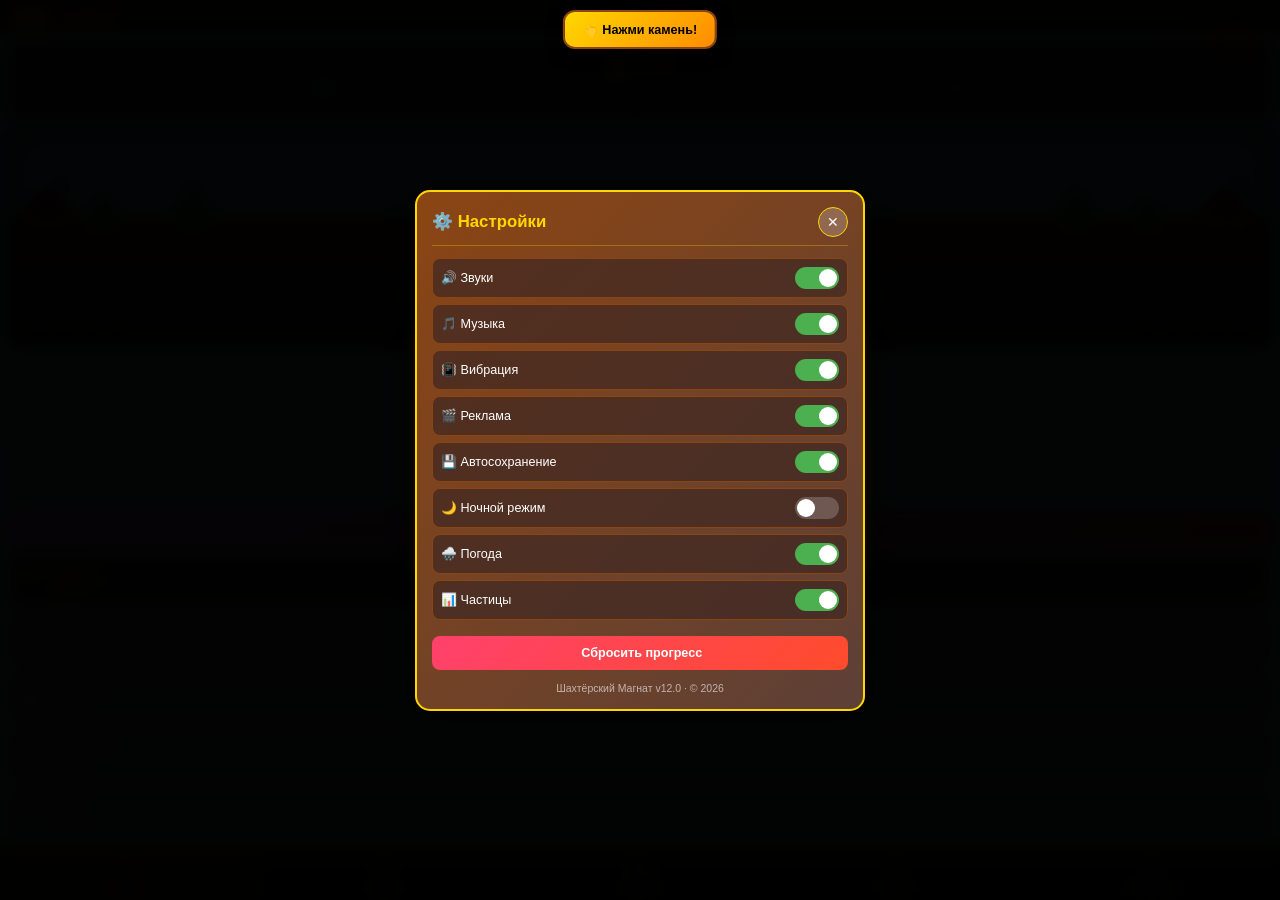
<file: game/index.html>
<!DOCTYPE html>
<html lang="ru">
<head>
<meta charset="UTF-8">
<meta name="viewport" content="width=device-width, initial-scale=1.0, maximum-scale=1.0, user-scalable=no, viewport-fit=cover">
<title data-i18n="meta_title">Шахтёрский Магнат - Idle Кликер</title>
<meta name="description" data-i18n="meta_desc" content="Добывай ресурсы, развивай шахту, стань магнатом!">
<meta property="og:title" content="Шахтёрский Магнат - Idle Кликер">
<meta property="og:description" data-i18n="meta_desc" content="Idle кликер с боссами и глубиной">
<meta property="og:type" content="game">
<meta name="theme-color" content="#8B4513">
<script src="https://yandex.ru/games/sdk/v2"></script>
<link rel="icon" type="image/svg+xml" href="data:image/svg+xml,%3Csvg xmlns='http://www.w3.org/2000/svg' viewBox='0 0 100 100'%3E%3Ccircle cx='50' cy='50' r='45' fill='%23ffd700'/%3E%3Ctext x='50' y='65' font-size='50' text-anchor='middle'%3E⛏️%3C/text%3E%3C/svg%3E">
<style>
*{margin:0;padding:0;box-sizing:border-box;-webkit-tap-highlight-color:transparent;-webkit-touch-callout:none;user-select:none}
html,body{height:100%;overflow:hidden}
body{font-family:'Segoe UI',Tahoma,sans-serif;background:linear-gradient(180deg,#87CEEB 0%,#B0E0E6 40%,#98D8E8 100%);color:white;position:relative;transition:background 2s ease;font-size:14px;touch-action:manipulation}
body.night-mode{background:linear-gradient(180deg,#0a1929 0%,#1a2332 40%,#0f1419 100%)}
body.night-mode .sun{background:radial-gradient(circle,#F5F5DC 0%,#E0E0E0 70%,transparent 100%)}
body.night-mode .grass{background:linear-gradient(180deg,#1B5E20 0%,#0D3311 100%)}
body.rainy{background:linear-gradient(180deg,#546E7A 0%,#78909C 100%)!important}
body.snowy{background:linear-gradient(180deg,#CFD8DC 0%,#ECEFF1 100%)!important}
.rain,.snow{position:fixed;top:0;left:0;width:100%;height:100%;pointer-events:none;z-index:2;display:none}
.rain.active,.snow.active{display:block}
.raindrop{position:absolute;width:2px;height:15px;background:linear-gradient(180deg,transparent,rgba(174,213,255,0.6));animation:rain-fall .8s linear infinite}
.snowflake{position:absolute;width:4px;height:4px;background:white;border-radius:50%;animation:snow-fall 3s linear infinite}
@keyframes rain-fall{from{transform:translateY(-100vh)}to{transform:translateY(100vh)}}
@keyframes snow-fall{0%{transform:translateY(-10vh) translateX(0)}50%{transform:translateY(50vh) translateX(10px)}100%{transform:translateY(110vh) translateX(-5px)}}
.sun{position:fixed;top:20px;right:20px;width:50px;height:50px;background:radial-gradient(circle,#FFD700 0%,#FFA500 70%,transparent 100%);border-radius:50%;box-shadow:0 0 40px rgba(255,215,0,0.6);z-index:1;animation:sun-glow 4s ease-in-out infinite}
@keyframes sun-glow{0%,100%{box-shadow:0 0 40px rgba(255,215,0,0.6)}50%{box-shadow:0 0 60px rgba(255,215,0,0.8)}}
.cloud{position:fixed;background:white;border-radius:50px;opacity:.9;z-index:2;filter:drop-shadow(2px 4px 6px rgba(0,0,0,0.1))}
.cloud::before,.cloud::after{content:'';position:absolute;background:white;border-radius:50%}
.cloud-1{top:60px;left:-150px;width:100px;height:35px;animation:cloud-move 60s linear infinite}
.cloud-1::before{width:40px;height:40px;top:-20px;left:15px}
.cloud-1::after{width:35px;height:35px;top:-12px;right:15px}
.cloud-2{top:120px;left:-200px;width:120px;height:40px;animation:cloud-move 80s linear infinite;animation-delay:-20s}
.cloud-2::before{width:50px;height:50px;top:-25px;left:25px}
.cloud-2::after{width:40px;height:40px;top:-15px;right:20px}
@keyframes cloud-move{from{left:-200px}to{left:100%}}
.grass{position:fixed;bottom:0;left:0;width:100%;height:60px;background:linear-gradient(180deg,#4CAF50 0%,#2E7D32 100%);z-index:1}
#app{position:relative;width:100%;height:100vh;height:100dvh;display:flex;flex-direction:column;z-index:10}
.top-bar{background:rgba(62,39,35,0.95);padding:6px 10px;border-bottom:2px solid #FFD700;display:flex;align-items:center;gap:8px;flex-shrink:0;z-index:20}
.top-bar .level-badge{background:linear-gradient(135deg,#FFD700 0%,#FFA500 100%);color:#000;padding:3px 8px;border-radius:10px;font-weight:bold;font-size:.85em;white-space:nowrap;box-shadow:0 2px 6px rgba(255,215,0,0.4)}
.top-bar .rank-badge{padding:2px 6px;border-radius:8px;font-size:.75em;background:linear-gradient(135deg,#CD7F32 0%,#8B4513 100%);white-space:nowrap}
.rank-silver{background:linear-gradient(135deg,#C0C0C0 0%,#808080 100%)}
.rank-gold{background:linear-gradient(135deg,#FFD700 0%,#FFA500 100%)}
.rank-plat{background:linear-gradient(135deg,#E5E4E2 0%,#B0C4DE 100%);color:#000}
.rank-dia{background:linear-gradient(135deg,#B9F2FF 0%,#00CED1 100%);color:#000}
.rank-mythic{background:linear-gradient(135deg,#FF00FF 0%,#8B00FF 100%);animation:mythic-glow 2s infinite}
@keyframes mythic-glow{0%,100%{box-shadow:0 0 5px #FF00FF}50%{box-shadow:0 0 15px #FF00FF}}
.top-bar .xp-wrap{flex:1;min-width:0}
.top-bar .xp-text{font-size:.7em;text-align:center;opacity:.9}
.top-bar .xp-bar{width:100%;height:6px;background:rgba(0,0,0,0.3);border-radius:3px;overflow:hidden;margin-top:2px}
.top-bar .xp-fill{height:100%;background:linear-gradient(90deg,#4CAF50,#8BC34A);transition:width .5s;box-shadow:0 0 8px rgba(76,175,80,0.5)}
.content{flex:1;overflow:hidden;position:relative}
.tab-content{position:absolute;top:0;left:0;width:100%;height:100%;overflow-y:auto;overflow-x:hidden;display:none;padding:8px;-webkit-overflow-scrolling:touch}
.tab-content.active{display:block}
.bottom-nav{background:rgba(62,39,35,0.95);border-top:2px solid #FFD700;display:flex;flex-shrink:0;z-index:20;padding:4px 0 env(safe-area-inset-bottom,4px)}
.nav-btn{flex:1;background:none;border:none;color:white;padding:6px 2px;cursor:pointer;font-family:inherit;font-size:.7em;display:flex;flex-direction:column;align-items:center;gap:2px;transition:all .2s;opacity:.6}
.nav-btn .nav-icon{font-size:1.8em;line-height:1}
.nav-btn.active{opacity:1;background:rgba(255,215,0,0.15)}
.nav-btn:active{transform:scale(.95)}
.mine-header{background:rgba(62,39,35,0.8);padding:8px;border-radius:10px;margin-bottom:8px;text-align:center;border:1px solid #8B4513;box-shadow:inset 0 2px 8px rgba(0,0,0,0.3)}
.gold-display{font-size:1.6em;font-weight:bold;color:#FFD700;text-shadow:1px 1px 2px rgba(0,0,0,0.7),0 0 15px rgba(255,215,0,0.5);margin-bottom:4px;animation:goldPulse 2s ease-in-out infinite}
@keyframes goldPulse{0%,100%{transform:scale(1)}50%{transform:scale(1.02)}}
.mini-stats{display:flex;justify-content:space-around;font-size:.85em;margin-top:4px;flex-wrap:wrap;gap:4px}
.mini-stats span{white-space:nowrap}
.diamond-display{color:#00CED1;font-weight:bold;text-shadow:0 0 8px rgba(0,206,209,0.5)}
.per-sec{color:#90EE90}
.depth-display{color:#FFA500;font-size:.8em;margin-top:2px}
.prestige-display{color:#E040FB;font-size:.8em;font-weight:bold;text-shadow:0 0 8px rgba(224,64,251,0.5)}
.mine-scene{width:100%;height:220px;margin:8px 0;background:linear-gradient(180deg,#87CEEB 0%,#87CEEB 40%,#8B4513 40%,#5d4037 100%);border-radius:12px;position:relative;overflow:hidden;border:3px solid #3e2723;box-shadow:inset 0 0 25px rgba(0,0,0,0.5),0 4px 12px rgba(0,0,0,0.3);flex-shrink:0;transition:background 2s ease}
body.night-mode .mine-scene{background:linear-gradient(180deg,#0a1929 0%,#0a1929 40%,#3e2723 40%,#1a0f0a 100%)}
.ground{position:absolute;bottom:0;left:0;right:0;height:60%;background:linear-gradient(180deg,#8B4513 0%,#5d4037 50%,#3e2723 100%)}
.house{position:absolute;bottom:100px;z-index:14;animation:houseFloat 3s ease-in-out infinite}
.house-1{left:15px;animation-delay:0s}.house-2{right:20px;animation-delay:1.5s}
@keyframes houseFloat{0%,100%{transform:translateY(0)}50%{transform:translateY(-2px)}}
.house-body{width:45px;height:35px;background:linear-gradient(180deg,#D2691E 0%,#8B4513 100%);border:2px solid #3e2723;border-radius:3px;position:relative}
.house-roof{position:absolute;top:-22px;left:-5px;width:0;height:0;border-left:27px solid transparent;border-right:27px solid transparent;border-bottom:25px solid #8B0000;filter:drop-shadow(0 2px 3px rgba(0,0,0,0.3))}
.house-door{position:absolute;bottom:0;left:50%;transform:translateX(-50%);width:12px;height:18px;background:linear-gradient(180deg,#654321 0%,#3e2723 100%);border:1.5px solid #2c1810;border-radius:6px 6px 0 0}
.house-window{position:absolute;top:6px;width:10px;height:10px;background:radial-gradient(circle,#FFD700 0%,#FFA500 100%);border:1.5px solid #3e2723;border-radius:2px;box-shadow:0 0 8px rgba(255,215,0,0.6);animation:windowGlow 2s ease-in-out infinite}
.house-window.left{left:4px}.house-window.right{right:4px}
@keyframes windowGlow{0%,100%{opacity:.8;box-shadow:0 0 8px rgba(255,215,0,0.6)}50%{opacity:1;box-shadow:0 0 15px rgba(255,215,0,0.9)}}
.house-chimney{position:absolute;top:-30px;right:8px;width:6px;height:12px;background:#654321;border:1px solid #3e2723}
.house-smoke{position:absolute;top:-40px;right:6px;width:4px;height:4px;background:rgba(200,200,200,0.6);border-radius:50%;animation:smoke 3s ease-out infinite}
@keyframes smoke{0%{transform:translateY(0) scale(1);opacity:.6}100%{transform:translateY(-20px) scale(2);opacity:0}}
.animated-tree{position:absolute;bottom:95px;z-index:13;transform-origin:bottom center}
.tree-1{left:70px;transform:scale(.85)}.tree-2{left:160px;transform:scale(1);animation-delay:.5s}
.tree-3{right:100px;transform:scale(.8);animation-delay:1s}.tree-4{right:170px;transform:scale(.95);animation-delay:1.5s}
.tree-wrap{animation:treeSway 4s ease-in-out infinite;transform-origin:bottom center}
@keyframes treeSway{0%,100%{transform:rotate(-1.5deg)}50%{transform:rotate(1.5deg)}}
.tree-trunk{width:10px;height:30px;background:linear-gradient(180deg,#8B4513 0%,#5d4037 100%);margin:0 auto;border-radius:2px}
.tree-leaves{position:relative;width:0;height:0;border-left:22px solid transparent;border-right:22px solid transparent;border-bottom:40px solid #2E7D32;margin-bottom:-4px;filter:drop-shadow(0 3px 5px rgba(0,0,0,0.3))}
.tree-leaves::before{content:'';position:absolute;top:12px;left:-18px;width:0;height:0;border-left:18px solid transparent;border-right:18px solid transparent;border-bottom:32px solid #388E3C}
.tree-leaves::after{content:'';position:absolute;top:25px;left:-13px;width:0;height:0;border-left:13px solid transparent;border-right:13px solid transparent;border-bottom:22px solid #4CAF50}
.mine-entrance{position:absolute;bottom:25px;left:50%;transform:translateX(-50%);width:120px;height:85px;z-index:20}
.mine-frame-top{position:absolute;top:0;left:0;width:100%;height:15px;background:linear-gradient(180deg,#8B4513,#5d4037);border:2px solid #3e2723;border-radius:4px 4px 0 0}
.mine-frame-left{position:absolute;top:12px;left:0;width:15px;height:73px;background:linear-gradient(90deg,#8B4513,#5d4037);border:2px solid #3e2723}
.mine-frame-right{position:absolute;top:12px;right:0;width:15px;height:73px;background:linear-gradient(90deg,#5d4037,#8B4513);border:2px solid #3e2723}
.mine-dark{position:absolute;top:15px;left:15px;right:15px;bottom:0;background:radial-gradient(ellipse at center,#1a0f0a 0%,#000 100%);border-radius:0 0 4px 4px}
.mine-sign{position:absolute;top:-20px;left:50%;transform:translateX(-50%);background:#8B4513;color:#FFD700;padding:2px 8px;border-radius:3px;font-size:.65em;font-weight:bold;border:2px solid #3e2723;white-space:nowrap}
.mine-lamp{position:absolute;top:-10px;left:50%;transform:translateX(-50%);width:14px;height:18px;background:radial-gradient(circle,#FFD700,#FFA500);border-radius:50%;box-shadow:0 0 15px rgba(255,215,0,0.8);animation:lamp-flicker 2s ease-in-out infinite}
@keyframes lamp-flicker{0%,100%{box-shadow:0 0 15px rgba(255,215,0,0.8)}50%{box-shadow:0 0 25px rgba(255,215,0,1)}}
.tracks{position:absolute;bottom:22px;left:0;right:0;height:8px;z-index:15}
.track-rail{position:absolute;left:0;right:0;height:2px;background:linear-gradient(90deg,#696969 0%,#A9A9A9 50%,#696969 100%)}
.track-rail-1{top:0}.track-rail-2{bottom:0}
.track-ties{position:absolute;top:0;left:0;right:0;height:100%;background:repeating-linear-gradient(90deg,#5d4037 0px,#5d4037 12px,transparent 12px,transparent 24px)}
.cart{position:absolute;bottom:25px;left:50%;transform:translateX(-50%);width:70px;height:45px;z-index:18}
.cart-body{position:absolute;bottom:12px;left:8px;width:54px;height:26px;background:linear-gradient(180deg,#8B7355 0%,#5d4e37 100%);border:2px solid #3e2723;border-radius:3px;box-shadow:inset 0 -2px 4px rgba(0,0,0,0.3)}
.cart-gold{position:absolute;top:-7px;left:4px;right:4px;height:10px;background:radial-gradient(ellipse at center,#FFD700 0%,#FFA500 100%);border-radius:50% 50% 0 0;opacity:0;transition:opacity .5s;box-shadow:0 0 8px rgba(255,215,0,0.6)}
.cart.loaded .cart-gold{opacity:1}
.cart-wheel{position:absolute;bottom:4px;width:12px;height:12px;background:radial-gradient(circle,#4a4a4a 0%,#1a1a1a 100%);border:2px solid #000;border-radius:50%;animation:wheel-rotate .8s linear infinite}
.cart-wheel-left{left:10px}.cart-wheel-right{right:10px}
@keyframes wheel-rotate{from{transform:rotate(0deg)}to{transform:rotate(360deg)}}
.cart-moving-out{animation:cart-out 4s ease-in-out infinite}.cart-moving-in{animation:cart-in 4s ease-in-out infinite;animation-delay:2s}
@keyframes cart-out{0%{left:50%}30%{left:50%}50%{left:15%}70%{left:15%}90%,100%{left:50%}}
@keyframes cart-in{0%{left:85%}30%{left:85%}50%{left:50%}70%{left:50%;opacity:.3;transform:translateX(-50%) scale(.7)}90%{left:50%;opacity:0;transform:translateX(-50%) scale(.5)}100%{left:85%;opacity:1;transform:translateX(-50%) scale(1)}}
.miner{position:absolute;bottom:40px;width:40px;height:55px;z-index:16}
.miner-body-wrap{position:absolute;bottom:0;left:5px;width:30px;height:55px;animation:miner-bob 1.2s ease-in-out infinite}
@keyframes miner-bob{0%,40%,100%{transform:translateY(0)}45%{transform:translateY(-2px) rotate(-2deg)}55%{transform:translateY(1px) rotate(1deg)}}
.miner-body{position:absolute;bottom:0;left:6px;width:18px;height:26px;background:linear-gradient(180deg,#4169E1 0%,#1E3A8A 100%);border:1.5px solid #0F172A;border-radius:2px}
.miner-head{position:absolute;bottom:24px;left:7px;width:14px;height:14px;background:linear-gradient(180deg,#FFDBAC 0%,#E0AC69 100%);border:1.5px solid #8B4513;border-radius:50%}
.miner-head::before{content:'';position:absolute;top:5px;left:2px;width:2px;height:2px;background:#000;border-radius:50%;box-shadow:6px 0 0 #000}
.miner-helmet{position:absolute;bottom:33px;left:4px;width:20px;height:10px;background:linear-gradient(180deg,#FFD700 0%,#FFA500 100%);border:1.5px solid #8B4513;border-radius:50% 50% 0 0}
.miner-lamp{position:absolute;bottom:40px;left:12px;width:5px;height:5px;background:radial-gradient(circle,#FFF,#FFD700);border-radius:50%;box-shadow:0 0 6px rgba(255,255,255,0.8);animation:lamp-flicker 1.5s ease-in-out infinite}
.miner-arm{position:absolute;bottom:18px;right:-6px;width:24px;height:24px;transform-origin:left center;animation:pickaxe-swing 1.2s ease-in-out infinite}
.miner-arm-inner{position:absolute;bottom:10px;left:0;width:22px;height:3px;background:linear-gradient(90deg,#8B4513,#5d4037);border-radius:2px}
.miner-arm-inner::before{content:'';position:absolute;right:-5px;top:-6px;width:11px;height:15px;background:linear-gradient(180deg,#A9A9A9,#696969 50%,#2F2F2F);clip-path:polygon(0 50%,100% 0,100% 100%)}
@keyframes pickaxe-swing{0%{transform:rotate(-70deg)}30%{transform:rotate(-70deg)}45%{transform:rotate(30deg)}55%{transform:rotate(30deg)}70%{transform:rotate(-20deg)}100%{transform:rotate(-70deg)}}
.miner-spark{position:absolute;bottom:12px;right:-20px;width:16px;height:16px;pointer-events:none;opacity:0;animation:spark-flash 1.2s ease-out infinite}
.miner-spark::before,.miner-spark::after{content:'';position:absolute;width:2px;height:2px;background:#FFD700;border-radius:50%;box-shadow:0 0 3px #FF6B00}
.miner-spark::before{top:0;left:4px}.miner-spark::after{top:6px;left:10px}
@keyframes spark-flash{0%,40%{opacity:0}45%{opacity:1;transform:scale(1.5)}60%{opacity:.5;transform:scale(1) translate(4px,-4px)}70%,100%{opacity:0}}
.miner.skin-red .miner-body{background:linear-gradient(180deg,#DC143C,#8B0000)}.miner.skin-red .miner-helmet{background:linear-gradient(180deg,#FF4500,#DC143C)}
.miner.skin-green .miner-body{background:linear-gradient(180deg,#32CD32,#006400)}.miner.skin-green .miner-helmet{background:linear-gradient(180deg,#ADFF2F,#32CD32)}
.miner.skin-purple .miner-body{background:linear-gradient(180deg,#9370DB,#4B0082)}.miner.skin-purple .miner-helmet{background:linear-gradient(180deg,#DA70D6,#9370DB)}
.miner.skin-gold .miner-body{background:linear-gradient(180deg,#FFD700,#FFA500)}.miner.skin-gold .miner-helmet{background:linear-gradient(180deg,#FFF,#FFD700)}
.miner-1{left:10%}.miner-2{left:25%}.miner-3{left:60%}.miner-4{left:75%}.miner-5{left:42%}
.miner-1 .miner-body-wrap,.miner-1 .miner-arm,.miner-1 .miner-spark{animation-delay:0s}
.miner-2 .miner-body-wrap,.miner-2 .miner-arm,.miner-2 .miner-spark{animation-delay:.2s}
.miner-3 .miner-body-wrap,.miner-3 .miner-arm,.miner-3 .miner-spark{animation-delay:.4s}
.miner-4 .miner-body-wrap,.miner-4 .miner-arm,.miner-4 .miner-spark{animation-delay:.6s}
.miner-5 .miner-body-wrap,.miner-5 .miner-arm,.miner-5 .miner-spark{animation-delay:.8s}
.rock-button{width:140px;height:140px;margin:8px auto;display:block;background:radial-gradient(circle,#A0826D 0%,#6B4423 50%,#3e2723 100%);border:4px solid #2c1810;border-radius:50%;cursor:pointer;font-size:1.1em;color:white;box-shadow:0 8px 16px rgba(0,0,0,0.6),inset 0 -4px 10px rgba(0,0,0,0.3);transition:transform .1s;user-select:none;position:relative;overflow:hidden;font-weight:bold}
.rock-button::before{content:'';position:absolute;top:20%;left:20%;width:12%;height:12%;background:radial-gradient(circle,#FFD700,transparent 70%);border-radius:50%;animation:gold-sparkle 2s ease-in-out infinite}
.rock-button::after{content:'';position:absolute;bottom:30%;right:25%;width:8%;height:8%;background:radial-gradient(circle,#FFD700,transparent 70%);border-radius:50%;animation:gold-sparkle 2s ease-in-out infinite 1s}
@keyframes gold-sparkle{0%,100%{opacity:.3;transform:scale(1)}50%{opacity:1;transform:scale(1.3)}}
.rock-button:active{transform:scale(.95)}.rock-button.shake{animation:rock-shake .2s}
@keyframes rock-shake{0%,100%{transform:translate(0,0)}25%{transform:translate(-3px,2px)}50%{transform:translate(3px,-2px)}75%{transform:translate(-2px,3px)}}
.upgrades{display:flex;flex-direction:column;gap:5px;margin-top:8px;padding-bottom:10px}
.upgrade-btn{background:rgba(93,64,55,0.85);border:1.5px solid #8B4513;border-radius:8px;padding:8px 10px;color:white;cursor:pointer;transition:all .2s;text-align:left;font-family:inherit;font-size:.85em;display:flex;align-items:center;gap:8px}
.upgrade-btn:hover:not(:disabled){background:rgba(139,90,43,0.95);border-color:#FFD700}
.upgrade-btn:disabled{opacity:.5;cursor:not-allowed}.upgrade-btn:active:not(:disabled){transform:scale(.98)}
.upgrade-icon{font-size:1.6em;flex-shrink:0}.upgrade-info{flex:1;min-width:0}
.upgrade-name{font-weight:bold;color:#FFD700;font-size:.95em}.upgrade-desc{font-size:.75em;opacity:.85}
.upgrade-meta{display:flex;justify-content:space-between;font-size:.8em;margin-top:2px}
.upgrade-cost{color:#FFD700;font-weight:bold}.upgrade-count{color:#90EE90}
.ad-button{background:linear-gradient(135deg,#f093fb,#f5576c);border:none;border-radius:8px;padding:10px;color:white;cursor:pointer;font-size:.9em;font-weight:bold;margin-top:8px;width:100%;font-family:inherit;box-shadow:0 3px 10px rgba(245,87,108,0.4)}
.ad-button:disabled{opacity:.5}.bonus-active{background:linear-gradient(135deg,#4facfe,#00f2fe)!important;animation:pulse 1s infinite}
@keyframes pulse{0%,100%{opacity:1}50%{opacity:.7}}.bonus-timer{text-align:center;margin-top:4px;font-size:.85em;color:#00f2fe;font-weight:bold}
.section-title{font-size:1.2em;font-weight:bold;color:#FFD700;text-align:center;margin:8px 0;text-shadow:1px 1px 2px rgba(0,0,0,0.7)}
.list-item{background:rgba(62,39,35,0.8);padding:10px;border-radius:8px;margin-bottom:6px;display:flex;justify-content:space-between;align-items:center;border:1.5px solid #8B4513;gap:8px}
.list-item.unlocked{background:rgba(255,215,0,0.15);border-color:#FFD700}.list-item.locked{opacity:.6}
.item-info{flex:1;min-width:0}.item-name{font-weight:bold;color:#FFD700;font-size:.95em}.item-desc{font-size:.8em;opacity:.9;margin-top:2px}
.item-progress{font-size:.75em;color:#90EE90;margin-top:2px}.item-icon{font-size:1.8em;flex-shrink:0}
.profile-grid{display:grid;grid-template-columns:repeat(3,1fr);gap:6px;padding-bottom:10px}
.profile-btn{background:rgba(93,64,55,0.85);border:2px solid #FFD700;border-radius:10px;padding:10px 4px;color:white;cursor:pointer;font-family:inherit;font-size:.75em;text-align:center;transition:all .2s;display:flex;flex-direction:column;align-items:center;gap:2px;box-shadow:0 3px 8px rgba(0,0,0,0.3)}
.profile-btn:active{transform:scale(.95);background:rgba(139,90,43,0.95)}
.profile-btn .p-icon{font-size:2em}.profile-btn .p-label{font-weight:bold;color:#FFD700}
.modal{display:none;position:fixed;top:0;left:0;width:100%;height:100%;background:rgba(0,0,0,0.85);z-index:1000;justify-content:center;align-items:center;padding:10px;backdrop-filter:blur(5px)}
.modal.active{display:flex}.modal-content{background:linear-gradient(135deg,#8B4513,#5d4037);border-radius:15px;padding:15px;max-width:450px;width:100%;max-height:85vh;overflow-y:auto;box-shadow:0 10px 40px rgba(0,0,0,0.5);border:2px solid #FFD700}
.modal-header{display:flex;justify-content:space-between;align-items:center;margin-bottom:12px;border-bottom:1.5px solid rgba(255,215,0,0.3);padding-bottom:8px}
.modal-title{font-size:1.2em;font-weight:bold;color:#FFD700}.close-btn{background:rgba(255,255,255,0.2);border:1.5px solid #FFD700;border-radius:50%;width:30px;height:30px;color:white;font-size:1em;cursor:pointer;flex-shrink:0}
.close-btn:active{background:rgba(255,0,0,0.5)}
.confirm-modal{display:none;position:fixed;top:0;left:0;width:100%;height:100%;background:rgba(0,0,0,0.85);z-index:3000;justify-content:center;align-items:center;padding:15px;backdrop-filter:blur(5px)}
.confirm-modal.active{display:flex}.confirm-box{background:linear-gradient(135deg,#8B4513,#5d4037);border-radius:15px;padding:20px;max-width:400px;width:100%;box-shadow:0 10px 40px rgba(0,0,0,0.6);border:2px solid #FFD700;text-align:center}
.confirm-title{font-size:1.2em;font-weight:bold;color:#FFD700;margin-bottom:10px}.confirm-message{font-size:.9em;color:white;margin-bottom:18px;line-height:1.4;white-space:pre-line;max-height:50vh;overflow-y:auto}
.confirm-buttons{display:flex;gap:10px}.confirm-btn{flex:1;padding:10px;border:none;border-radius:8px;color:white;cursor:pointer;font-weight:bold;font-size:.95em;font-family:inherit;transition:transform .1s}
.confirm-btn:active{transform:scale(.95)}.confirm-btn-yes{background:linear-gradient(135deg,#4CAF50,#2E7D32)}.confirm-btn-no{background:linear-gradient(135deg,#ff416c,#ff4b2b)}
.ad-warning-modal{display:none;position:fixed;top:0;left:0;width:100%;height:100%;background:rgba(0,0,0,0.9);z-index:4000;justify-content:center;align-items:center;padding:15px;backdrop-filter:blur(8px)}
.ad-warning-modal.active{display:flex}.ad-warning-box{background:linear-gradient(135deg,#8B4513,#5d4037);border-radius:15px;padding:25px;max-width:320px;width:100%;box-shadow:0 10px 40px rgba(0,0,0,0.8);border:2px solid #FFD700;text-align:center}
.ad-warning-title{font-size:1.3em;font-weight:bold;color:#FFD700;margin-bottom:15px}.ad-warning-text{font-size:.95em;color:white;margin-bottom:20px;line-height:1.4}.ad-countdown{font-size:2.5em;font-weight:bold;color:#00f2fe;margin-bottom:20px;text-shadow:0 0 10px rgba(0,242,254,0.5)}
.quest-progress-bar{width:100%;height:8px;background:rgba(0,0,0,0.3);border-radius:4px;overflow:hidden;margin:4px 0}.quest-progress-fill{height:100%;background:linear-gradient(90deg,#4CAF50,#8BC34A);transition:width .5s}
.claim-btn{background:linear-gradient(135deg,#4CAF50,#2E7D32);border:none;border-radius:5px;padding:6px;color:white;cursor:pointer;font-weight:bold;width:100%;font-size:.85em;margin-top:4px}.claim-btn:disabled{background:#666;cursor:not-allowed}
.setting-row{display:flex;justify-content:space-between;align-items:center;padding:8px;background:rgba(62,39,35,0.7);border-radius:8px;margin-bottom:6px;border:1.5px solid #8B4513;font-size:.9em}
.toggle-switch{position:relative;width:44px;height:22px;background:rgba(255,255,255,0.2);border-radius:11px;cursor:pointer;transition:background .3s;flex-shrink:0}.toggle-switch.active{background:#4caf50}
.toggle-switch::after{content:'';position:absolute;top:2px;left:2px;width:18px;height:18px;background:white;border-radius:50%;transition:left .3s}.toggle-switch.active::after{left:24px}
.danger-btn{background:linear-gradient(135deg,#ff416c,#ff4b2b);border:none;border-radius:8px;padding:10px;color:white;cursor:pointer;font-size:.9em;font-weight:bold;width:100%;margin-top:10px;font-family:inherit}
.prestige-btn{background:linear-gradient(135deg,#E040FB,#7B1FA2);border:none;border-radius:8px;padding:12px;color:white;cursor:pointer;font-size:1em;font-weight:bold;width:100%;margin-top:10px}.prestige-btn:disabled{background:#666}
.notification{position:fixed;top:10px;left:50%;transform:translateX(-50%) translateY(-100px);background:linear-gradient(135deg,#FFD700,#FF8C00);color:black;padding:10px 18px;border-radius:12px;font-weight:bold;box-shadow:0 5px 15px rgba(0,0,0,0.5);z-index:2000;transition:transform .4s ease;text-align:center;max-width:90%;border:2px solid #8B4513;font-size:.9em}
.notification.show{transform:translateX(-50%) translateY(0)}.notification.crit{background:linear-gradient(135deg,#FF0000,#FF6B6B);color:white}.notification.diamond{background:linear-gradient(135deg,#00CED1,#B9F2FF)}.notification.boss{background:linear-gradient(135deg,#8B0000,#FF0000);color:white}
.critical-hit{position:fixed;pointer-events:none;color:#FF0000;font-weight:bold;font-size:1.6em;text-shadow:2px 2px 4px rgba(0,0,0,0.8);z-index:200;animation:critical-float 1.5s ease-out forwards}
@keyframes critical-float{0%{transform:translateY(0) scale(.5);opacity:0}20%{transform:translateY(-20px) scale(1.5);opacity:1}100%{transform:translateY(-120px) scale(1);opacity:0}}
.gold-particle{position:fixed;pointer-events:none;animation:float-up 1s ease-out forwards;color:#FFD700;font-weight:bold;font-size:1.1em;text-shadow:2px 2px 4px rgba(0,0,0,0.7);z-index:100}
@keyframes float-up{0%{transform:translateY(0);opacity:1}100%{transform:translateY(-60px);opacity:0}}
.gold-nugget{position:fixed;width:45px;height:45px;cursor:pointer;z-index:300;animation:nugget-float 3s ease-in-out infinite,nugget-fade 10s linear forwards;filter:drop-shadow(0 0 10px rgba(255,215,0,0.8))}
@keyframes nugget-float{0%,100%{transform:translateY(0) rotate(0)}50%{transform:translateY(-15px) rotate(180deg)}}
@keyframes nugget-fade{0%{opacity:0}10%,90%{opacity:1}100%{opacity:0}}
.chest{position:fixed;width:50px;height:50px;cursor:pointer;z-index:300;animation:cfloat 2s ease-in-out infinite}
@keyframes cfloat{0%,100%{transform:translateY(0)}50%{transform:translateY(-10px)}}
.meteor{position:fixed;top:-50px;right:20%;width:50px;height:50px;z-index:400;cursor:pointer;display:none;animation:mfall 4s linear forwards}.meteor.on{display:block}
@keyframes mfall{0%{transform:translateY(0);opacity:1}100%{transform:translateY(110vh) rotate(720deg);opacity:0}}
.meteor-core{width:35px;height:35px;background:radial-gradient(circle,#FFD700,#FF5722 60%,transparent);border-radius:50%;position:absolute;top:8px;left:8px}
.combo-indicator{position:fixed;top:70px;left:10px;background:linear-gradient(135deg,#ff416c,#ff4b2b);padding:6px 10px;border-radius:10px;font-weight:bold;box-shadow:0 3px 10px rgba(255,65,108,0.5);z-index:500;display:none;font-size:.85em;animation:combo-pulse .5s ease-in-out infinite}.combo-indicator.active{display:block}
@keyframes combo-pulse{0%,100%{transform:scale(1)}50%{transform:scale(1.05)}}
.boss-overlay{position:fixed;top:0;left:0;width:100%;height:100%;background:rgba(139,0,0,0.4);z-index:800;display:none;pointer-events:none;animation:boss-bg-pulse 1s infinite}.boss-overlay.on{display:block}
@keyframes boss-bg-pulse{0%,100%{background:rgba(139,0,0,0.3)}50%{background:rgba(139,0,0,0.5)}}
.boss-panel{position:fixed;top:50%;left:50%;transform:translate(-50%,-50%) scale(0);background:linear-gradient(135deg,#8B0000,#4a0000);border:3px solid #FFD700;border-radius:15px;padding:15px;z-index:900;text-align:center;min-width:260px;max-width:90%;box-shadow:0 0 40px rgba(255,0,0,0.5);transition:transform .4s cubic-bezier(0.68,-0.55,0.27,1.55)}.boss-panel.on{transform:translate(-50%,-50%) scale(1)}
.boss-title{font-size:1.2em;color:#FFD700;font-weight:bold;margin-bottom:8px}.boss-image{font-size:80px;margin:5px 0;animation:boss-shake .5s infinite}
@keyframes boss-shake{0%,100%{transform:translate(0,0) rotate(0)}25%{transform:translate(-2px,1px) rotate(-2deg)}75%{transform:translate(2px,-1px) rotate(2deg)}}
.boss-hp-bar{width:100%;height:18px;background:rgba(0,0,0,0.5);border:2px solid #FFD700;border-radius:9px;overflow:hidden;margin:6px 0;position:relative}.boss-hp-fill{height:100%;background:linear-gradient(90deg,#FF0000,#FF6B6B);transition:width .3s}.boss-hp-text{position:absolute;top:50%;left:50%;transform:translate(-50%,-50%);color:white;font-weight:bold;text-shadow:1px 1px 2px #000;font-size:.8em}
.boss-timer{font-size:1.1em;color:#FFD700;font-weight:bold}.boss-reward-text{color:#90EE90;font-size:.8em;margin-top:6px}
.boss-damage{position:fixed;pointer-events:none;color:#FFD700;font-weight:bold;font-size:1.3em;text-shadow:2px 2px 4px rgba(0,0,0,0.8);z-index:950;animation:dmg-float 1s ease-out forwards}
@keyframes dmg-float{0%{transform:translateY(0) scale(.5);opacity:0}20%{transform:translateY(-20px) scale(1.2);opacity:1}100%{transform:translateY(-80px) scale(1);opacity:0}}
.event-popup{position:fixed;top:50%;left:50%;transform:translate(-50%,-50%) scale(0);background:linear-gradient(135deg,#FFD700,#FF8C00);color:black;padding:20px;border-radius:15px;z-index:1500;text-align:center;font-weight:bold;box-shadow:0 10px 30px rgba(0,0,0,0.7);transition:transform .4s;max-width:85%;border:3px solid #8B4513}.event-popup.on{transform:translate(-50%,-50%) scale(1)}
.event-icon{font-size:2.5em}.event-title{font-size:1.1em;margin:6px 0}.event-desc{font-size:.9em;margin-bottom:10px}.event-btn{background:#8B4513;color:white;border:none;padding:8px 20px;border-radius:8px;cursor:pointer;font-weight:bold}
.easter-egg{position:fixed;top:50%;left:50%;transform:translate(-50%,-50%) scale(0);font-size:4em;z-index:3000;pointer-events:none;transition:transform .5s ease}.easter-egg.show{transform:translate(-50%,-50%) scale(1);animation:egg-spin 2s ease}
@keyframes egg-spin{0%{transform:translate(-50%,-50%) scale(0) rotate(0)}50%{transform:translate(-50%,-50%) scale(1.5) rotate(360deg)}100%{transform:translate(-50%,-50%) scale(0) rotate(720deg)}}
.wheel-wrap{text-align:center;padding:10px}.wheel{width:220px;height:220px;border-radius:50%;margin:0 auto 10px;position:relative;border:4px solid #FFD700;box-shadow:0 0 20px rgba(255,215,0,0.5);transition:transform 4s cubic-bezier(0.17,0.67,0.12,0.99);background:conic-gradient(#FFD700 0deg 45deg,#00CED1 45deg 90deg,#FFA500 90deg 135deg,#E040FB 135deg 180deg,#FF6B6B 180deg 225deg,#B9F2FF 225deg 270deg,#FFD93D 270deg 315deg,#4CAF50 315deg 360deg)}
.wheel-pointer{position:absolute;top:-12px;left:50%;transform:translateX(-50%);width:0;height:0;border-left:12px solid transparent;border-right:12px solid transparent;border-top:20px solid #FFD700;z-index:10}
.wheel-btn{background:linear-gradient(135deg,#FF6B6B,#FFD93D);border:none;border-radius:8px;padding:10px;color:black;cursor:pointer;font-size:.95em;font-weight:bold;width:100%}.wheel-btn:disabled{background:#666;color:white}
.wheel-timer{margin-top:8px;color:#FFD700;font-weight:bold;font-size:.9em}
.exchange-chart{background:rgba(0,0,0,0.3);border-radius:8px;padding:8px;margin-bottom:8px;height:100px;position:relative;overflow:hidden}.exchange-price{font-size:1.3em;font-weight:bold;color:#FFD700;text-align:center}.exchange-change{text-align:center;font-size:.9em;margin:4px 0}.exchange-change.up{color:#4CAF50}.exchange-change.down{color:#FF5252}
.exchange-btns{display:flex;gap:6px}.exchange-btns button{flex:1;padding:8px;border:none;border-radius:6px;color:white;font-weight:bold;cursor:pointer;font-size:.9em}
.btn-buy{background:linear-gradient(135deg,#4CAF50,#2E7D32)}.btn-sell{background:linear-gradient(135deg,#FF5252,#C62828)}.btn-buy:disabled,.btn-sell:disabled{opacity:.5;cursor:not-allowed}
.boost-item{cursor:pointer;transition:all .2s}.boost-item:active{transform:scale(.98)}.boost-item.active{border-color:#4CAF50;background:rgba(76,175,80,0.2)}.boost-timer{font-size:.8em;color:#00f2fe;margin-top:2px}
.skin-item{cursor:pointer;transition:all .2s}.skin-item:active{transform:scale(.98)}.skin-item.selected{border-color:#FFD700;background:rgba(255,215,0,0.2)}.skin-item.locked{opacity:.5}.skin-preview{width:35px;height:50px;position:relative;margin-right:8px;flex-shrink:0}
.stat-row{justify-content:space-between;padding:6px 10px;font-size:.9em}.stat-label{color:#FFD700;font-weight:bold}.stat-value{color:white}
.prestige-info{text-align:center;padding:10px}.prestige-reward{font-size:1.3em;color:#E040FB;font-weight:bold;margin:10px 0}
.sdk-status{text-align:center;font-size:.7em;margin-top:4px;opacity:.7}.sdk-status.ready{color:#90EE90}.sdk-status.error{color:#FF9999}.empty-state{text-align:center;padding:20px;opacity:.7;font-size:.9em}
@media (max-height:650px){.mine-scene{height:190px}.rock-button{width:120px;height:120px;font-size:1em}.gold-display{font-size:1.4em}}
@media (max-height:550px){.mine-scene{height:170px}.rock-button{width:110px;height:110px}}
@media (min-width:600px){.profile-grid{grid-template-columns:repeat(4,1fr)}}
</style>
</head>
<body oncontextmenu="return false;">
<div class="sun"></div><div class="cloud cloud-1"></div><div class="cloud cloud-2"></div>
<div class="rain" id="rain"></div><div class="snow" id="snow"></div><div class="grass"></div>

<div id="app" oncontextmenu="return false;">
  <div class="top-bar">
    <span class="level-badge" id="level-badge" data-i18n-prefix="level_prefix">Ур. 1</span>
    <span class="rank-badge" id="rank-badge">🥉 Бронза</span>
    <div class="xp-wrap">
      <div class="xp-text" id="xp-text">0 / 100 XP</div>
      <div class="xp-bar"><div class="xp-fill" id="xp-fill" style="width:0%"></div></div>
    </div>
  </div>

  <div class="content">
    <div class="tab-content active" id="tab-mine">
      <div class="mine-header">
        <div class="gold-display" id="gold-display">💰 0</div>
        <div class="mini-stats">
          <span class="diamond-display" id="diamond-display">💎 0</span>
          <span class="per-sec" id="per-sec">⚡ 0/с</span>
        </div>
        <div class="depth-display" id="depth-display">️ 1м · Уголь x1</div>
        <div class="prestige-display" id="prestige-display" style="display:none">⭐ x1</div>
      </div>

      <div class="mine-scene" id="mine-scene">
        <div class="house house-1"><div class="house-smoke"></div><div class="house-chimney"></div><div class="house-roof"></div><div class="house-body"><div class="house-window left"></div><div class="house-window right"></div><div class="house-door"></div></div></div>
        <div class="house house-2"><div class="house-smoke" style="animation-delay:1s"></div><div class="house-chimney"></div><div class="house-roof"></div><div class="house-body"><div class="house-window left"></div><div class="house-window right"></div><div class="house-door"></div></div></div>
        <div class="animated-tree tree-1"><div class="tree-wrap"><div class="tree-leaves"></div><div class="tree-trunk"></div></div></div>
        <div class="animated-tree tree-2"><div class="tree-wrap"><div class="tree-leaves"></div><div class="tree-trunk"></div></div></div>
        <div class="animated-tree tree-3"><div class="tree-wrap"><div class="tree-leaves"></div><div class="tree-trunk"></div></div></div>
        <div class="animated-tree tree-4"><div class="tree-wrap"><div class="tree-leaves"></div><div class="tree-trunk"></div></div></div>
        <div class="ground"></div>
        <div class="tracks"><div class="track-rail track-rail-1"></div><div class="track-rail track-rail-2"></div><div class="track-ties"></div></div>
        <div class="mine-entrance">
          <div class="mine-sign" id="mine-sign" data-i18n="mine_sign">ШАХТА №1</div>
          <div class="mine-lamp"></div><div class="mine-frame-top"></div><div class="mine-frame-left"></div><div class="mine-frame-right"></div><div class="mine-dark"></div>
        </div>
        <div class="cart" id="cart"><div class="cart-body"><div class="cart-gold"></div></div><div class="cart-wheel cart-wheel-left"></div><div class="cart-wheel cart-wheel-right"></div></div>
      </div>

      <button class="rock-button" id="rock-button" data-i18n="btn_mine">⛏️<br>КОПАТЬ!</button>
      <button class="ad-button" id="ad-button" data-i18n="btn_ad">📺 Реклама: x2 к клику и добыче на 2 мин</button>
      <div class="bonus-timer" id="bonus-timer"></div>
      <div class="upgrades" id="upgrades-list"></div>
      <div class="sdk-status" id="sdk-status" data-i18n="sdk_init">Инициализация...</div>
    </div>

    <div class="tab-content" id="tab-achievements">
      <div class="section-title" data-i18n="tab_achievements">🏆 Достижения</div>
      <div id="achievements-list"></div>
    </div>

    <div class="tab-content" id="tab-quests">
      <div class="section-title" data-i18n="tab_quests">📜 Задания</div>
      <div id="quests-list"></div>
      <div class="section-title" style="margin-top:15px" data-i18n="daily_quests_title">📅 Ежедневные задания</div>
      <div id="daily-list"></div>
      <div style="text-align:center;font-size:.75em;opacity:.7;margin-top:8px" data-i18n="daily_refresh">Обновляются каждые 24 часа</div>
    </div>

    <div class="tab-content" id="tab-leaderboard">
      <div class="section-title" data-i18n="tab_leaderboard">🏅 Рейтинг</div>
      <div id="leaderboard-list"><div class="empty-state" data-i18n="empty_leaderboard_loading">⏳ Загрузка...</div></div>
    </div>

    <div class="tab-content" id="tab-profile">
      <div class="section-title" data-i18n="tab_profile">👤 Профиль</div>
      <div class="profile-grid">
        <button class="profile-btn" data-action="skins"><span class="p-icon">👕</span><span class="p-label" data-i18n="profile_skins">Скины</span></button>
        <button class="profile-btn" data-action="wheel"><span class="p-icon">🎰</span><span class="p-label" data-i18n="profile_wheel">Колесо</span></button>
        <button class="profile-btn" data-action="exchange"><span class="p-icon">📈</span><span class="p-label" data-i18n="profile_exchange">Биржа</span></button>
        <button class="profile-btn" data-action="boosts"><span class="p-icon"></span><span class="p-label" data-i18n="profile_boosts">Бусты</span></button>
        <button class="profile-btn" data-action="shop"><span class="p-icon">🏪</span><span class="p-label" data-i18n="profile_shop">Магазин</span></button>
        <button class="profile-btn" data-action="boss"><span class="p-icon"></span><span class="p-label" data-i18n="profile_boss">Босс</span></button>
        <button class="profile-btn" data-action="stats"><span class="p-icon"></span><span class="p-label" data-i18n="profile_stats">Стата</span></button>
        <button class="profile-btn" data-action="prestige"><span class="p-icon">⭐</span><span class="p-label" data-i18n="profile_prestige">Престиж</span></button>
        <button class="profile-btn" data-action="save"><span class="p-icon">💾</span><span class="p-label" data-i18n="profile_save">Сейв</span></button>
        <button class="profile-btn" data-action="settings"><span class="p-icon">⚙️</span><span class="p-label" data-i18n="profile_settings">Настройки</span></button>
      </div>
    </div>
  </div>

  <nav class="bottom-nav">
    <button class="nav-btn active" data-tab="tab-mine"><span class="nav-icon">⛏️</span><span data-i18n="tab_mine">Шахта</span></button>
    <button class="nav-btn" data-tab="tab-achievements"><span class="nav-icon">🏆</span><span data-i18n="tab_achievements">Ачивки</span></button>
    <button class="nav-btn" data-tab="tab-quests"><span class="nav-icon">📜</span><span data-i18n="tab_quests">Задания</span></button>
    <button class="nav-btn" data-tab="tab-leaderboard"><span class="nav-icon">🏅</span><span data-i18n="tab_leaderboard">Рейтинг</span></button>
    <button class="nav-btn" data-tab="tab-profile"><span class="nav-icon">👤</span><span data-i18n="tab_profile">Профиль</span></button>
  </nav>
</div>

<div class="combo-indicator" id="combo-indicator">🔥 x1</div>
<div class="easter-egg" id="easter-egg">💎</div>
<div class="meteor" id="meteor"><div class="meteor-core"></div></div>
<div class="boss-overlay" id="boss-overlay"></div>
<div class="boss-panel" id="boss-panel">
  <div class="boss-title" id="boss-title">👹 БОСС</div>
  <div class="boss-image" id="boss-image"></div>
  <div class="boss-hp-bar"><div class="boss-hp-fill" id="boss-hp-fill" style="width:100%"></div><div class="boss-hp-text" id="boss-hp-text">1000/1000</div></div>
  <div class="boss-timer" id="boss-timer">⏱️ 30</div>
  <div style="font-size:.85em;margin:4px 0" data-i18n="boss_click_hint">Кликай по боссу!</div>
  <div class="boss-reward-text" id="boss-reward-text" data-i18n-prefix="boss_reward_prefix">Награда: 💰 10000</div>
</div>
<div class="notification" id="notification"></div>
<div class="event-popup" id="event-popup">
  <div class="event-icon" id="event-icon">🎉</div>
  <div class="event-title" id="event-title"></div>
  <div class="event-desc" id="event-desc"></div>
  <button class="event-btn" id="event-btn">OK</button>
</div>

<div class="confirm-modal" id="confirm-modal">
  <div class="confirm-box">
    <div class="confirm-title" id="confirm-title" data-i18n="confirm_default_title">Подтверждение</div>
    <div class="confirm-message" id="confirm-message" data-i18n="confirm_default_msg">Вы уверены?</div>
    <div class="confirm-buttons">
      <button class="confirm-btn confirm-btn-yes" id="confirm-yes" data-i18n="btn_confirm_yes">Да</button>
      <button class="confirm-btn confirm-btn-no" id="confirm-no" data-i18n="btn_confirm_no">Нет</button>
    </div>
  </div>
</div>

<div class="ad-warning-modal" id="ad-warning-modal">
  <div class="ad-warning-box">
    <div class="ad-warning-title" data-i18n="ad_warning_title">⏳ Реклама</div>
    <div class="ad-warning-text" data-i18n="ad_warning_text">Игра приостановлена.<br>Сейчас будет показана реклама.</div>
    <div class="ad-countdown" id="ad-countdown">2</div>
  </div>
</div>

<div class="modal" id="achievements-modal"><div class="modal-content"><div class="modal-header"><div class="modal-title" data-i18n="modal_achievements">🏆 Достижения</div><button class="close-btn" data-modal="achievements-modal">✕</button></div><div id="achievements-modal-list"></div></div></div>
<div class="modal" id="leaderboard-modal"><div class="modal-content"><div class="modal-header"><div class="modal-title" data-i18n="modal_leaderboard">🏅 Рейтинг</div><button class="close-btn" data-modal="leaderboard-modal">✕</button></div><div id="leaderboard-modal-list"></div></div></div>
<div class="modal" id="skins-modal"><div class="modal-content"><div class="modal-header"><div class="modal-title" data-i18n="modal_skins"> Скины</div><button class="close-btn" data-modal="skins-modal">✕</button></div><div id="skins-list"></div></div></div>
<div class="modal" id="stats-modal"><div class="modal-content"><div class="modal-header"><div class="modal-title" data-i18n="modal_stats">📊 Статистика</div><button class="close-btn" data-modal="stats-modal">✕</button></div><div id="stats-list"></div></div></div>
<div class="modal" id="prestige-modal"><div class="modal-content"><div class="modal-header"><div class="modal-title" data-i18n="modal_prestige">⭐ Престиж</div><button class="close-btn" data-modal="prestige-modal">✕</button></div><div class="prestige-info"><p style="font-size:.85em" data-i18n="prestige_desc">Сбросьте прогресс и получите множитель!</p><p style="font-size:.75em;color:#FF9999;margin-top:6px" data-i18n="prestige_reset_warn">⚠️ Сбрасывается: золото, улучшения, глубина, боссы, биржа, бусты</p><p style="font-size:.75em;color:#90EE90;margin-top:3px" data-i18n="prestige_keep_info">✅ Сохраняется: алмазы, скины, ачивки, уровень, престиж</p><div class="prestige-reward" id="prestige-reward">+0⭐</div><p><span data-i18n="prestige_current">Текущий: </span><span id="current-prestige">x1</span> <span data-i18n="prestige_after">→ После: </span><span id="new-prestige">x1</span></p><button class="prestige-btn" id="do-prestige-btn" data-i18n="btn_prestige">⭐ Выполнить престиж</button></div></div></div>
<div class="modal" id="save-modal"><div class="modal-content"><div class="modal-header"><div class="modal-title" data-i18n="modal_save">💾 Сохранение</div><button class="close-btn" data-modal="save-modal">✕</button></div><button class="claim-btn" id="export-save-btn" style="margin-bottom:6px" data-i18n="export_btn">📤 Экспорт</button><button class="claim-btn" id="import-save-btn" style="margin-bottom:6px;background:linear-gradient(135deg,#2196F3,#1976D2)" data-i18n="import_btn">📥 Импорт</button><textarea id="save-code" style="width:100%;height:80px;background:rgba(0,0,0,0.3);color:white;border:1px solid #FFD700;border-radius:5px;padding:6px;font-family:monospace;font-size:.75em" data-i18n-placeholder="save_placeholder" placeholder="Код сохранения..."></textarea></div></div></div>
<div class="modal" id="wheel-modal"><div class="modal-content"><div class="modal-header"><div class="modal-title" data-i18n="modal_wheel"> Колесо</div><button class="close-btn" data-modal="wheel-modal">✕</button></div><div class="wheel-wrap"><div class="wheel" id="wheel"><div class="wheel-pointer"></div></div><button class="wheel-btn" id="spin-btn" data-i18n="btn_spin">🎲 Крутить (1000💰)</button><div class="wheel-timer" id="wheel-timer"></div></div></div></div>
<div class="modal" id="exchange-modal"><div class="modal-content"><div class="modal-header"><div class="modal-title" data-i18n="modal_exchange">📈 Биржа</div><button class="close-btn" data-modal="exchange-modal">✕</button></div><div class="exchange-chart"><canvas id="chart" width="400" height="100"></canvas></div><div class="exchange-price" id="exchange-price">💰 1.00</div><div class="exchange-change" id="exchange-change">0%</div><p style="text-align:center;margin:6px 0;font-size:.9em"><span data-i18n="exchange_bars">Слитки: </span><span id="gold-bars">0</span></p><div class="exchange-btns"><button class="btn-buy" id="buy-bar-btn" data-i18n="btn_buy">📥 Купить</button><button class="btn-sell" id="sell-bar-btn" data-i18n="btn_sell">📤 Продать</button></div></div></div>
<div class="modal" id="boosts-modal"><div class="modal-content"><div class="modal-header"><div class="modal-title" data-i18n="modal_boosts">⚡ Бусты</div><button class="close-btn" data-modal="boosts-modal">✕</button></div><div id="boost-list"></div></div></div>
<div class="modal" id="shop-modal"><div class="modal-content"><div class="modal-header"><div class="modal-title" data-i18n="modal_shop"> Магазин</div><button class="close-btn" data-modal="shop-modal">✕</button></div><div id="shop-list"></div></div></div>
<div class="modal" id="settings-modal"><div class="modal-content"><div class="modal-header"><div class="modal-title" data-i18n="modal_settings">⚙️ Настройки</div><button class="close-btn" data-modal="settings-modal">✕</button></div>
<div class="setting-row"><span data-i18n="setting_sound">🔊 Звуки</span><div class="toggle-switch active" id="sound-toggle"></div></div>
<div class="setting-row"><span data-i18n="setting_music">🎵 Музыка</span><div class="toggle-switch active" id="music-toggle"></div></div>
<div class="setting-row"><span data-i18n="setting_vibration">📳 Вибрация</span><div class="toggle-switch active" id="vibration-toggle"></div></div>
<div class="setting-row"><span data-i18n="setting_ads">🎬 Реклама</span><div class="toggle-switch active" id="ads-toggle"></div></div>
<div class="setting-row"><span data-i18n="setting_autosave">💾 Автосохранение</span><div class="toggle-switch active" id="autosave-toggle"></div></div>
<div class="setting-row"><span data-i18n="setting_night"> Ночной режим</span><div class="toggle-switch" id="night-toggle"></div></div>
<div class="setting-row"><span data-i18n="setting_weather">🌧️ Погода</span><div class="toggle-switch active" id="weather-toggle"></div></div>
<div class="setting-row"><span data-i18n="setting_particles"> Частицы</span><div class="toggle-switch active" id="particles-toggle"></div></div>
<button class="danger-btn" id="reset-btn" data-i18n="reset_btn">🗑️ Сбросить прогресс</button>
<div style="text-align:center;margin-top:12px;opacity:.6;font-size:.75em" data-i18n="version">Шахтёрский Магнат v12.0 · © 2026</div>
</div></div>

<script>
const $=id=>document.getElementById(id);
const now=()=>Date.now()/1000;
const rand=(a,b)=>Math.random()*(b-a)+a;
const randInt=(a,b)=>Math.floor(rand(a,b+1));
const fmt=n=>{if(n>=1e12)return(n/1e12).toFixed(2)+'T';if(n>=1e9)return(n/1e9).toFixed(2)+'B';if(n>=1e6)return(n/1e6).toFixed(2)+'M';if(n>=1e3)return(n/1e3).toFixed(2)+'K';return Math.floor(n).toString()};

// ===== ПОЛНАЯ ЛОКАЛИЗАЦИЯ =====
const translations = {
    ru: {
        meta_title: "Шахтёрский Магнат - Idle Кликер",
        meta_desc: "Добывай ресурсы, развивай шахту, стань магнатом!",
        btn_mine: "️<br>КОПАТЬ!",
        btn_ad: "📺 Реклама: x2 к клику и добыче на 2 мин",
        btn_ad_active: "⚡ Бонус: x2 к клику и добыче: ",
        btn_confirm_yes: "Да",
        btn_confirm_no: "Нет",
        btn_spin: "🎲 Крутить (1000💰)",
        btn_wait: "⏳ ",
        btn_buy: "📥 Купить",
        btn_sell: "📤 Продать",
        btn_prestige: "⭐ Выполнить престиж",
        btn_prestige_need: "Нужно 100K золота",
        btn_claim: " Забрать",
        btn_in_progress: "В процессе...",
        btn_received: "✅ Получено",
        btn_select: "Выбрать",
        btn_selected: "✅ Выбран",
        tab_mine: "Шахта",
        tab_achievements: "Ачивки",
        tab_quests: "Задания",
        tab_leaderboard: "Рейтинг",
        tab_profile: "Профиль",
        modal_achievements: "🏆 Достижения",
        modal_leaderboard: " Рейтинг",
        modal_skins: " Скины",
        modal_wheel: " Колесо",
        modal_exchange: "🏆  Биржа",
        modal_boosts: "🏆  Бусты",
        modal_shop: "🏪 Магазин",
        modal_stats: "📊 Статистика",
        modal_prestige: "⭐ Престиж",
        modal_save: "💾 Сохранение",
        modal_settings: "⚙️ Настройки",
        profile_skins: "Скины",
        profile_wheel: "Колесо",
        profile_exchange: "Биржа",
        profile_boosts: "📊Бусты",
        profile_shop: "Магазин",
        profile_boss: "📊Босс",
        profile_stats: "📊Стата",
        profile_prestige: "Престиж",
        profile_save: "Сейв",
        profile_settings: "Настройки",
        setting_sound: "🔊 Звуки",
        setting_music: "🎵 Музыка",
        setting_vibration: "📳 Вибрация",
        setting_ads: "🎬 Реклама",
        setting_autosave: "💾 Автосохранение",
        setting_night: "🌙 Ночной режим",
        setting_weather: "🌧️ Погода",
        setting_particles: "📊 Частицы",
        notif_bonus: " Бонус x2 к клику и добыче на 2 мин!",
        notif_easter: "🎉 ПАСХАЛКА! +",
        notif_levelup: "🎉 Уровень",
        notif_prestige: "⭐ Престиж! Множитель: x",
        notif_boss: "⚠️ БОСС: ",
        notif_boss_defeat: "🏆 БОСС ПОВЕРЖЕН! +",
        notif_boss_escape: "💨 Босс сбежал!",
        notif_export: "📤 Экспортировано!",
        notif_import: "✅ Импортировано!",
        notif_import_error: "❌ Неверный код!",
        notif_need_gold: " Мало золота!",
        notif_already_active: " Уже активно!",
        notif_offline: "👋 +",
        notif_daily: "📊",
        notif_skin: "👕",
        notif_chest: "📦",
        notif_event: "🎉",
        notif_achievement: "🏆",
        notif_quest: "🎁",
        notif_error: "❌",
        confirm_prestige_title: "⭐ Выполнить престиж?",
        confirm_prestige_msg: "ВСЁ СБРОСИТСЯ ДО НУЛЯ:\n• Золото и весь заработок\n• Все 12 улучшений\n• Глубина шахты\n• Счётчики кликов/критов/боссов\n• Биржа, бусты, колесо\n\n✅ Сохранятся: алмазы, скины, ачивки, уровень, престиж",
        confirm_import_title: "📥 Импортировать сохранение?",
        confirm_import_msg: "Текущий прогресс будет полностью заменён данными из кода. Продолжить?",
        confirm_reset_title: "⚠️ Удалить весь прогресс?",
        confirm_reset_msg: "Это действие необратимо! Все ваши достижения, золото, улучшения и прогресс будут полностью удалены.",
        confirm_reset_final: "🔴 Точно удалить?",
        confirm_reset_final_msg: "Вы абсолютно уверены? Отменить это действие будет невозможно.",
        confirm_ad_title: "🎬 Тест рекламы",
        confirm_ad_msg: "Активировать бонус x2 к клику и добыче на 2 минуты?",
        stat_gold: "💰 Золото",
        stat_diamonds: "💎 Алмазы",
        stat_bars: " Слитки",
        stat_total: "💵 Всего",
        stat_best: " Лучший",
        stat_clicks: " Кликов",
        stat_crits: "💥 Критов",
        stat_nuggets: "💎 Самородков",
        stat_chests: "📦 Сундуков",
        stat_events: "🎲 Событий",
        stat_depth: "⛏️ Глубина",
        stat_bosses: " 📊Боссов",
        stat_prestige: "⭐ Престижей",
        stat_level: "🎖️ Уровень",
        stat_skins: "👕 Скинов",
        stat_streak: "🔥 Серия",
        stat_time: "⏱️ Время",
        empty_leaderboard_auth: "🔐 Войти в аккаунт",
        empty_leaderboard_loading: " Загрузка...",
        empty_leaderboard_error: "❌",
        you_label: "Вы",
        ad_warning_title: "⏳ Реклама",
        ad_warning_text: "Игра приостановлена.<br>Сейчас будет показана реклама.",
        sdk_init: "Инициализация...",
        sdk_ready: "SDK ✓",
        sdk_error: "SDK err",
        local_mode: "Локально",
        daily_refresh: "Обновляются каждые 24 часа",
        daily_quests_title: "📅 Ежедневные задания",
        version: "Шахтёрский Магнат v12.0 · © 2026",
        prestige_current: "Текущий: ",
        prestige_after: " → После: ",
        prestige_reset_warn: "⚠️ Сбрасывается: золото, улучшения, глубина, боссы, биржа, бусты",
        prestige_keep_info: "✅ Сохраняется: алмазы, скины, ачивки, уровень, престиж",
        prestige_desc: "Сбросьте прогресс и получите множитель!",
        exchange_bars: "Слитки: ",
        save_placeholder: "Код сохранения...",
        reset_btn: "️ Сбросить прогресс",
        boss_click_hint: "Кликай по боссу!",
        boss_reward_prefix: "Награда: 💰 ",
        level_prefix: "Ур. ",
        mine_sign: "ШАХТА №1",
        confirm_default_title: "Подтверждение",
        confirm_default_msg: "Вы уверены?",
        export_btn: "📤 Экспорт",
        import_btn: "📥 Импорт"
    },
    en: {
        meta_title: "Miner Tycoon - Idle Clicker",
        meta_desc: "Mine resources, develop your mine, become a tycoon!",
        btn_mine: "⛏️<br>MINE!",
        btn_ad: " Ad: x2 click & mining for 2 min",
        btn_ad_active: "⚡ Bonus: x2 click & mining: ",
        btn_confirm_yes: "Yes",
        btn_confirm_no: "No",
        btn_spin: "🎲 Spin (1000💰)",
        btn_wait: "⏳ ",
        btn_buy: "📥 Buy",
        btn_sell: "📤 Sell",
        btn_prestige: "⭐ Perform Prestige",
        btn_prestige_need: "Need 100K gold",
        btn_claim: "🎁 Claim",
        btn_in_progress: "In progress...",
        btn_received: "✅ Received",
        btn_select: "Select",
        btn_selected: "✅ Selected",
        tab_mine: "Mine",
        tab_achievements: "Achievements",
        tab_quests: "Quests",
        tab_leaderboard: "Leaderboard",
        tab_profile: "Profile",
        modal_achievements: "🏆 Achievements",
        modal_leaderboard: "🏅 Leaderboard",
        modal_skins: "👕 Skins",
        modal_wheel: "🎰 Wheel",
        modal_exchange: "📈 Exchange",
        modal_boosts: "📊 Boosts",
        modal_shop: "🏪 Shop",
        modal_stats: "📊 Statistics",
        modal_prestige: "⭐ Prestige",
        modal_save: "💾 Save",
        modal_settings: "⚙️ Settings",
        profile_skins: "Skins",
        profile_wheel: "Wheel",
        profile_exchange: "Exchange",
        profile_boosts: "Boosts",
        profile_shop: "Shop",
        profile_boss: "Boss",
        profile_stats: "Stats",
        profile_prestige: "Prestige",
        profile_save: "Save",
        profile_settings: "Settings",
        setting_sound: "🔊 Sound",
        setting_music: "🎵 Music",
        setting_vibration: "📳 Vibration",
        setting_ads: "🎬 Ads",
        setting_autosave: "💾 Autosave",
        setting_night: "🌙 Night Mode",
        setting_weather: "🌧️ Weather",
        setting_particles: "⚡ Particles",
        notif_bonus: "🎉 x2 click & mining bonus for 2 min!",
        notif_easter: "🎉 EASTER EGG! +",
        notif_levelup: " Level",
        notif_prestige: "⭐ Prestige! Multiplier: x",
        notif_boss: "⚠️ BOSS: ",
        notif_boss_defeat: "🏆 BOSS DEFEATED! +",
        notif_boss_escape: "💨 Boss escaped!",
        notif_export: "📤 Exported!",
        notif_import: "✅ Imported!",
        notif_import_error: "❌ Invalid code!",
        notif_need_gold: "❌ Not enough gold!",
        notif_already_active: "⚡ Already active!",
        notif_offline: "👋 +",
        notif_daily: "🎁",
        notif_skin: "",
        notif_chest: "",
        notif_event: "🎉",
        notif_achievement: "🏆",
        notif_quest: "🎁",
        notif_error: "❌",
        confirm_prestige_title: "⭐ Perform Prestige?",
        confirm_prestige_msg: "EVERYTHING WILL RESET:\n• Gold and all earnings\n• All 12 upgrades\n• Mine depth\n• Click/crit/boss counters\n• Exchange, boosts, wheel\n\n✅ Will be saved: diamonds, skins, achievements, level, prestige",
        confirm_import_title: " Import save?",
        confirm_import_msg: "Current progress will be completely replaced with data from the code. Continue?",
        confirm_reset_title: "⚠️ Delete all progress?",
        confirm_reset_msg: "This action is irreversible! All your achievements, gold, upgrades and progress will be completely deleted.",
        confirm_reset_final: "🔴 Really delete?",
        confirm_reset_final_msg: "Are you absolutely sure? This action cannot be undone.",
        confirm_ad_title: "🎬 Ad test",
        confirm_ad_msg: "Activate x2 click & mining bonus for 2 minutes?",
        stat_gold: "💰 Gold",
        stat_diamonds: "💎 Diamonds",
        stat_bars: "🏅 Bars",
        stat_total: "💵 Total",
        stat_best: "🏆 Best",
        stat_clicks: "👆 Clicks",
        stat_crits: "💥 Crits",
        stat_nuggets: "💎 Nuggets",
        stat_chests: "📦 Chests",
        stat_events: "🎲 Events",
        stat_depth: "⛏️ Depth",
        stat_bosses: "👹 Bosses",
        stat_prestige: "⭐ Prestiges",
        stat_level: "🎖️ Level",
        stat_skins: "👕 Skins",
        stat_streak: "🔥 Streak",
        stat_time: "⏱️ Time",
        empty_leaderboard_auth: "🔐 Sign in to account",
        empty_leaderboard_loading: "⏳ Loading...",
        empty_leaderboard_error: "❌",
        you_label: "You",
        ad_warning_title: "⏳ Advertisement",
        ad_warning_text: "Game paused.<br>Advertisement will be shown now.",
        sdk_init: "Initializing...",
        sdk_ready: "SDK ✓",
        sdk_error: "SDK err",
        local_mode: "Local",
        daily_refresh: "Refreshes every 24 hours",
        daily_quests_title: "📅 Daily Quests",
        version: "Miner Tycoon v12.0 · © 2026",
        prestige_current: "Current: ",
        prestige_after: " → After: ",
        prestige_reset_warn: "⚠️ Resets: gold, upgrades, depth, bosses, exchange, boosts",
        prestige_keep_info: "✅ Saved: diamonds, skins, achievements, level, prestige",
        prestige_desc: "Reset progress and get a multiplier!",
        exchange_bars: "Bars: ",
        save_placeholder: "Save code...",
        reset_btn: "🗑️ Reset Progress",
        boss_click_hint: "Click the boss!",
        boss_reward_prefix: "Reward: 💰 ",
        level_prefix: "Lvl ",
        mine_sign: "MINE #1",
        confirm_default_title: "Confirmation",
        confirm_default_msg: "Are you sure?",
        export_btn: "📤 Export",
        import_btn: "📥 Import"
    },
    tr: {
        meta_title: "Maden Tycoon - Idle Tıklayıcı",
        meta_desc: "Kaynak çıkar, madeni geliştir, magnat ol!",
        btn_mine: "⛏️<br>KAZ!",
        btn_ad: "📺 Reklam: 2 dk x2 tıklama ve kazanç",
        btn_ad_active: "⚡ Bonus: 2 dk x2 tıklama ve kazanç: ",
        btn_confirm_yes: "Evet",
        btn_confirm_no: "Hayır",
        btn_spin: "🎲 Çevir (1000💰)",
        btn_wait: " ",
        btn_buy: "📥 Satın Al",
        btn_sell: " Sat",
        btn_prestige: "⭐ Prestij Yap",
        btn_prestige_need: "100K altın gerekli",
        btn_claim: "🎁 Al",
        btn_in_progress: "Devam ediyor...",
        btn_received: "✅ Alındı",
        btn_select: "Seç",
        btn_selected: "✅ Seçildi",
        tab_mine: "Maden",
        tab_achievements: "Başarılar",
        tab_quests: "Görevler",
        tab_leaderboard: "Sıralama",
        tab_profile: "Profil",
        modal_achievements: "🏆 Başarılar",
        modal_leaderboard: "🏅 Sıralama",
        modal_skins: " Kaplamalar",
        modal_wheel: "🎰 Çark",
        modal_exchange: "📈 Borsa",
        modal_boosts: "⚡ Güçlendirmeler",
        modal_shop: "🏪 Mağaza",
        modal_stats: "📊 İstatistikler",
        modal_prestige: "⭐ Prestij",
        modal_save: "💾 Kaydet",
        modal_settings: "⚙️ Ayarlar",
        profile_skins: "Kaplamalar",
        profile_wheel: "Çark",
        profile_exchange: "Borsa",
        profile_boosts: "Güçlendirmeler",
        profile_shop: "Mağaza",
        profile_boss: "Patron",
        profile_stats: "İstatistikler",
        profile_prestige: "Prestij",
        profile_save: "Kaydet",
        profile_settings: "Ayarlar",
        setting_sound: "🔊 Ses",
        setting_music: "🎵 Müzik",
        setting_vibration: "📳 Titreşim",
        setting_ads: "🎬 Reklamlar",
        setting_autosave: "💾 Otomatik Kayıt",
        setting_night: "🌙 Gece Modu",
        setting_weather: "🌧️ Hava Durumu",
        setting_particles: "⚡ Parçacıklar",
        notif_bonus: "🎉 2 dk x2 tıklama ve kazanç bonusu!",
        notif_easter: "🎉 SÜRPRİZ! +",
        notif_levelup: "🎉 Seviye",
        notif_prestige: "⭐ Prestij! Çarpan: x",
        notif_boss: "️ PATRON: ",
        notif_boss_defeat: "🏆 PATRON YENİLDİ! +",
        notif_boss_escape: "💨 Patron kaçtı!",
        notif_export: "📤 Dışa aktarıldı!",
        notif_import: "✅ İçe aktarıldı!",
        notif_import_error: "❌ Geçersiz kod!",
        notif_need_gold: " Yetersiz altın!",
        notif_already_active: "⚡ Zaten aktif!",
        notif_offline: "👋 +",
        notif_daily: "🎁",
        notif_skin: "👕",
        notif_chest: "📦",
        notif_event: "🎉",
        notif_achievement: "",
        notif_quest: "🎁",
        notif_error: "❌",
        confirm_prestige_title: "⭐ Prestij Yap?",
        confirm_prestige_msg: "HER ŞEY SIFIRLANACAK:\n• Altın ve tüm kazançlar\n• Tüm 12 geliştirme\n• Maden derinliği\n• Tıklama/krit/patron sayaçları\n• Borsa, güçlendirmeler, çark\n\n✅ Kaydedilecek: elmaslar, kaplamalar, başarılar, seviye, prestij",
        confirm_import_title: "📥 Kaydı içe aktar?",
        confirm_import_msg: "Mevcut ilerleme koddaki verilerle tamamen değiştirilecek. Devam et?",
        confirm_reset_title: "⚠️ Tüm ilerleme silinsin?",
        confirm_reset_msg: "Bu işlem geri alınamaz! Tüm başarılarınız, altınınız, geliştirmeleriniz ve ilerlemeniz tamamen silinecek.",
        confirm_reset_final: " Gerçekten sil?",
        confirm_reset_final_msg: "Kesinlikle emin misiniz? Bu işlem geri alınamaz.",
        confirm_ad_title: "🎬 Reklam testi",
        confirm_ad_msg: "2 dakika için x2 tıklama ve kazanç bonusunu aktif et?",
        stat_gold: "💰 Altın",
        stat_diamonds: "💎 Elmaslar",
        stat_bars: "🏅 Külçeler",
        stat_total: "💵 Toplam",
        stat_best: "🏆 En iyi",
        stat_clicks: "👆 Tıklamalar",
        stat_crits: "💥 Kritikler",
        stat_nuggets: "💎 Külçeler",
        stat_chests: " Sandıklar",
        stat_events: "🎲 Olaylar",
        stat_depth: "⛏️ Derinlik",
        stat_bosses: "👹 Patronlar",
        stat_prestige: "⭐ Prestij",
        stat_level: "🎖️ Seviye",
        stat_skins: "👕 Kaplamalar",
        stat_streak: " Seri",
        stat_time: "⏱️ Süre",
        empty_leaderboard_auth: "🔐 Hesaba giriş yap",
        empty_leaderboard_loading: "⏳ Yükleniyor...",
        empty_leaderboard_error: "❌",
        you_label: "Sen",
        ad_warning_title: "⏳ Reklam",
        ad_warning_text: "Oyun duraklatıldı.<br>Şimdi reklam gösterilecek.",
        sdk_init: "Başlatılıyor...",
        sdk_ready: "SDK ✓",
        sdk_error: "SDK hatası",
        local_mode: "Yerel",
        daily_refresh: "Her 24 saatte bir yenilenir",
        daily_quests_title: "📅 Günlük Görevler",
        version: "Maden Tycoon v12.0 · © 2026",
        prestige_current: "Mevcut: ",
        prestige_after: " → Sonra: ",
        prestige_reset_warn: "⚠️ Sıfırlanır: altın, geliştirmeler, derinlik, patronlar, borsa, güçlendirmeler",
        prestige_keep_info: "✅ Kaydedilir: elmaslar, kaplamalar, başarılar, seviye, prestij",
        prestige_desc: "İlerlemeyi sıfırla ve çarpan kazan!",
        exchange_bars: "Külçeler: ",
        save_placeholder: "Kayıt kodu...",
        reset_btn: "🗑️ İlerlemeyi Sıfırla",
        boss_click_hint: "Patrona tıkla!",
        boss_reward_prefix: "Ödül: 💰 ",
        level_prefix: "Sev. ",
        mine_sign: "MADEN #1",
        confirm_default_title: "Onay",
        confirm_default_msg: "Emin misiniz?",
        export_btn: "📤 Dışa Aktar",
        import_btn: "📥 İçe Aktar"
    }
};

let currentLang = 'ru';

function applyLanguage(lang) {
    const baseLang = lang ? lang.split('-')[0] : 'ru';
    currentLang = translations[baseLang] ? baseLang : 'ru';
    document.documentElement.lang = currentLang;
    const t = translations[currentLang];

    document.querySelectorAll('[data-i18n]').forEach(el => {
        const key = el.getAttribute('data-i18n');
        if (t[key]) {
            if (el.tagName === 'TITLE') el.textContent = t[key];
            else if (el.tagName === 'META' && el.name === 'description') el.content = t[key];
            else if (el.tagName === 'META' && el.getAttribute('property') === 'og:description') el.content = t[key];
            else if (el.tagName === 'TEXTAREA') el.placeholder = t[key];
            else el.innerHTML = t[key];
        }
    });

    document.querySelectorAll('[data-i18n-placeholder]').forEach(el => {
        const key = el.getAttribute('data-i18n-placeholder');
        if (t[key]) el.placeholder = t[key];
    });

    if (typeof renderUpgrades === 'function') renderUpgrades();
    if (typeof renderQuests === 'function') renderQuests();
    if (typeof renderDaily === 'function') renderDaily();
    if (typeof renderAchievementsList === 'function') renderAchievementsList();
    if (typeof renderStats === 'function') renderStats();
    if (typeof renderSkins === 'function') renderSkins();
    if (typeof renderBoosts === 'function') renderBoosts();
    if (typeof renderShop === 'function') renderShop();
    if (typeof updateWheelTimer === 'function') updateWheelTimer();
    if (typeof showPrestige === 'function') showPrestige();
    if (typeof showSettings === 'function') showSettings();
    updateUI();
}

function tDynamic(key, fallback) {
    return translations[currentLang][key] || translations['ru'][key] || fallback;
}

// ===== ПРОВЕРКА ОТКРЫТЫХ МОДАЛЬНЫХ ОКОН (п. 4.4) =====
function isModalOpen() {
    return document.querySelector('.modal.active') !== null ||
           document.querySelector('.confirm-modal.active') !== null ||
           document.querySelector('.event-popup.on') !== null ||
           document.querySelector('.boss-panel.on') !== null;
}

// ===== КАСТОМНЫЙ CONFIRM =====
let _confirmResolve = null;
function showConfirm(titleKey, msgKey) {
    return new Promise((resolve) => {
        _confirmResolve = resolve;
        const modal = $('confirm-modal');
        $('confirm-title').textContent = tDynamic(titleKey, 'Подтверждение');
        $('confirm-message').textContent = tDynamic(msgKey, 'Вы уверены?');
        $('confirm-yes').textContent = tDynamic('btn_confirm_yes', 'Да');
        $('confirm-no').textContent = tDynamic('btn_confirm_no', 'Нет');
        modal.classList.add('active');
        playSound.button();
    });
}
function _closeConfirm(result) {
    const modal = $('confirm-modal');
    modal.classList.remove('active');
    if (_confirmResolve) {
        const r = _confirmResolve;
        _confirmResolve = null;
        r(result);
    }
}

// ===== BLUR / FOCUS =====
['blur', 'focus'].forEach(evt => {
    window.addEventListener(evt, () => {
        if (evt === 'blur') {
            stopMusic();
            if (audioCtx && audioCtx.state === 'running') audioCtx.suspend();
        } else {
            if (!document.hidden && window.gameSettings.music) startMusic();
            if (audioCtx && audioCtx.state === 'suspended') audioCtx.resume();
        }
    });
});

// ===== РЕКЛАМА - ИСПРАВЛЕНО (п. 4.4 и п. 4.7) =====
let lastInterstitialTime = 0;
const INTERSTITIAL_COOLDOWN = 180;
let adCountdownInterval = null;

function tryShowInterstitial() {
    if (isModalOpen()) return;
    if (!window.gameSettings.ads || !window.ysdk?.adv) return;
    const t = now();
    if (t - lastInterstitialTime > INTERSTITIAL_COOLDOWN) {
        lastInterstitialTime = t;
        showInterstitialAdWithWarning();
    }
}

function showInterstitialAdWithWarning() {
    if (isModalOpen()) return;

    const modal = $('ad-warning-modal');
    const countdownEl = $('ad-countdown');
    modal.classList.add('active');

    let seconds = 2;
    countdownEl.textContent = seconds;

    adCountdownInterval = setInterval(() => {
        seconds--;
        countdownEl.textContent = seconds;
        if (seconds <= 0) {
            clearInterval(adCountdownInterval);
            modal.classList.remove('active');
            triggerActualAd();
        }
    }, 1000);
}

function triggerActualAd() {
    try {
        window.ysdk.adv.showFullscreenAdv({
            callbacks: {
                onOpen: () => {
                    stopMusic();
                    if (audioCtx && audioCtx.state === 'running') {
                        audioCtx.suspend();
                    }
                },
                onClose: function(wasShown) {
                    if (!document.hidden && window.gameSettings.music) startMusic();
                    if (audioCtx && audioCtx.state === 'suspended') audioCtx.resume();
                },
                onError: function(error) {
                    if (!document.hidden && window.gameSettings.music) startMusic();
                    if (audioCtx && audioCtx.state === 'suspended') audioCtx.resume();
                }
            }
        });
    } catch (e) { console.warn('Fullscreen ad failed:', e); }
}

window.ysdk=null;window.player=null;window.sdkReady=false;window.leaderboard=null;window._adRewardCallback=null;
window.gameSettings={sound:true,music:true,vibration:true,ads:true,autosave:true,nightMode:false,weather:true,particles:true};

const DEPTH_LEVELS=[
  {depth:0,name:'Уголь',mult:1,icon:'⚫'},{depth:10,name:'Железо',mult:2,icon:'⬜'},
  {depth:25,name:'Медь',mult:4,icon:'⚪'},{depth:50,name:'Серебро',mult:8,icon:'⚪'},
  {depth:100,name:'Золото',mult:20,icon:'🟡'},{depth:200,name:'Платина',mult:50,icon:'💠'},
  {depth:350,name:'Алмазы',mult:150,icon:''},{depth:500,name:'Изумруды',mult:400,icon:''},
  {depth:750,name:'Рубины',mult:1000,icon:''},{depth:1000,name:'Обсидиан',mult:2500,icon:''},
  {depth:1500,name:'Мифрил',mult:6000,icon:''},{depth:2500,name:'Адамантий',mult:15000,icon:'💖'},
  {depth:5000,name:'Космос',mult:50000,icon:'✨'}
];
function getDepthLevel(d){let l=DEPTH_LEVELS[0];for(const x of DEPTH_LEVELS)if(d>=x.depth)l=x;return l}

const BOSSES=[
  {name:'👹 Гоблин',hp:500,reward:5000,diamonds:2,icon:'👹'},
  {name:'🐉 Дракон',hp:2000,reward:25000,diamonds:10,icon:'🐉'},
  {name:'🧟Зомби',hp:5000,reward:60000,diamonds:25,icon:'🧟'},
  {name:'👻 Призрак',hp:15000,reward:200000,diamonds:75,icon:''},
  {name:'🦂 Скорпион',hp:50000,reward:700000,diamonds:200,icon:'🦂'},
  {name:'🗿 Голем',hp:150000,reward:2500000,diamonds:600,icon:'🗿'},
  {name:' Элементаль',hp:500000,reward:10000000,diamonds:2000,icon:'🔥'},
  {name:'💀 Повелитель',hp:2000000,reward:50000000,diamonds:8000,icon:'💀'},
  {name:'🌋 Титан',hp:10000000,reward:300000000,diamonds:30000,icon:'🌋'},
  {name:'⭐ Владыка',hp:100000000,reward:2000000000,diamonds:150000,icon:'⭐'}
];
function getBossForDepth(d){return BOSSES[Math.min(Math.floor(d/100),BOSSES.length-1)]}

const UPGRADES=[
  {id:'miner',name:'Шахтёр',icon:'🌋',desc:'Автодобыча',baseCost:50,mult:1.15},
  {id:'pickaxe',name:'Кирка',icon:'⛏️',desc:'+1 к клику',baseCost:200,mult:1.2},
  {id:'cart',name:'Вагонетка',icon:'🚃',desc:'+10/с',baseCost:1000,mult:1.25},
  {id:'autoclicker',name:'Автокликер',icon:'🤖',desc:'Авто-клики',baseCost:5000,mult:1.3},
  {id:'luck',name:'Удача',icon:'🍀',desc:'+5% крит',baseCost:2000,mult:1.25},
  {id:'combo',name:'Комбо',icon:'✨',desc:'Быстрые клики',baseCost:3000,mult:1.3},
  {id:'mole',name:'Крот',icon:'🐭',desc:'+15% добыча',baseCost:10000,mult:1.4},
  {id:'dynamite',name:'Динамит',icon:'💣',desc:'+25% авто',baseCost:25000,mult:1.35},
  {id:'elevator',name:'Лифт',icon:'&#128646',desc:'+50% вагон.',baseCost:50000,mult:1.4},
  {id:'hunter',name:'Охотник',icon:'🎯',desc:'Боссы чаще',baseCost:75000,mult:1.5},
  {id:'boss',name:'Начальник',icon:'&#128104',desc:'+10% всего',baseCost:100000,mult:1.5},
  {id:'drill',name:'Бур',icon:'🔩',desc:'+глубина/10с',baseCost:200000,mult:1.6}
];

const game={
  gold:0,gold_per_second:0,click_power:1,
  total_clicks:0,total_gold_earned:0,
  upgrades:{},costs:{},
  ad_multiplier_end_time:0,last_save_time:0,
  best_score:0,prestige_count:0,prestige_multiplier:1,
  player_level:1,player_xp:0,xp_to_next_level:100,
  current_skin:'default',unlocked_skins:['default'],
  critical_hits:0,nuggets_collected:0,
  game_start_time:0,combo_multiplier:1,last_click_time:0,
  easter_egg_clicks:0,diamonds:0,gold_bars:0,
  exchange_price:1,exchange_history:[1],
  wheel_cooldown:0,active_boosts:{},
  total_events:0,chests_opened:0,
  login_streak:0,last_daily_reward:0,
  last_spawn_time:0,mine_depth:1,
  bosses_defeated:0,boss_active:false,boss_hp:0,boss_max_hp:0,boss_reward:null,boss_timer:0,
  last_boss_time:0,clicks_since_boss:0,
  daily_quests:[],daily_quests_date:0
};
UPGRADES.forEach(u=>{game.upgrades[u.id]=0;game.costs[u.id]=u.baseCost});

let ad_watch_count=0;

const achievements={
  first_click:{name:'Первый клик',desc:'1 клик',icon:'👆',target:1,current:0,unlocked:false,reward:50},
  clicker_100:{name:'Кликер',desc:'100 кликов',icon:'💪',target:100,current:0,unlocked:false,reward:200},
  clicker_1000:{name:'Мастер',desc:'1000 кликов',icon:'🔥',target:1000,current:0,unlocked:false,reward:1000},
  clicker_10000:{name:'Легенда',desc:'10000 кликов',icon:'👑',target:10000,current:0,unlocked:false,reward:10000},
  rich:{name:'Богач',desc:'1K золота',icon:'💰',target:1000,current:0,unlocked:false,reward:500},
  thousand:{name:'Тысячник',desc:'10K золота',icon:'💎',target:10000,current:0,unlocked:false,reward:2000},
  millionaire:{name:'Миллионер',desc:'1M золота',icon:'💎',target:1000000,current:0,unlocked:false,reward:100000},
  billionaire:{name:'Миллиардер',desc:'1B золота',icon:'🏆',target:1000000000,current:0,unlocked:false,reward:1000000},
  boss_hunter_1:{name:'Охотник',desc:'1 босс',icon:'👻',target:1,current:0,unlocked:false,reward:5000},
  boss_hunter_10:{name:'Истребитель',desc:'10 боссов',icon:'️😈',target:10,current:0,unlocked:false,reward:50000},
  depth_100:{name:'Золотая жила',desc:'100м',icon:'🟡',target:100,current:0,unlocked:false,reward:50000},
  depth_1000:{name:'Бездна',desc:'1000м',icon:'🟣',target:1000,current:0,unlocked:false,reward:5000000},
  prestige_1:{name:'Перерождение',desc:'1 престиж',icon:'⭐',target:1,current:0,unlocked:false,reward:10000},
  level_50:{name:'Ветеран',desc:'50 уровень',icon:'🏅',target:50,current:0,unlocked:false,reward:100000},
  diamond_100:{name:'Алмазный',desc:'100 алмазов',icon:'💎',target:100,current:0,unlocked:false,reward:50000},
  streak_7:{name:'Постоянство',desc:'7 дней',icon:'🔥',target:7,current:0,unlocked:false,reward:25000}
};

let quests=[
  {id:'click_50',title:'Кликни 50 раз',target:50,current:0,reward:500,claimed:false,type:'click'},
  {id:'earn_1000',title:'Заработай 1000',target:1000,current:0,reward:300,claimed:false,type:'gold'},
  {id:'buy_miner',title:'Купи шахтёра',target:1,current:0,reward:200,claimed:false,type:'miner'},
  {id:'crit_10',title:'10 критов',target:10,current:0,reward:1000,claimed:false,type:'crit'},
  {id:'defeat_boss',title:'Победи босса',target:1,current:0,reward:5000,claimed:false,type:'boss'}
];

const DAILY_TEMPLATES=[
  {id:'d_clicks',title:'Кликни N раз',target:200,reward:1000,type:'click'},
  {id:'d_gold',title:'Заработай N',target:5000,reward:2000,type:'gold'},
  {id:'d_crits',title:'N критов',target:15,reward:1500,type:'crit'},
  {id:'d_nuggets',title:'N самородков',target:3,reward:2500,type:'nugget'},
  {id:'d_boss',title:'Победи босса',target:1,reward:10000,type:'boss'},
  {id:'d_upgrade',title:'N улучшений',target:5,reward:1500,type:'upgrade'},
  {id:'d_depth',title:'Углуби на N м',target:10,reward:3000,type:'depth'}
];

function generateDailyQuests(){
  const today=Math.floor(Date.now()/86400000);
  if(game.daily_quests_date===today&&game.daily_quests.length>0)return;
  const shuffled=[...DAILY_TEMPLATES].sort(()=>Math.random()-0.5);
  game.daily_quests=shuffled.slice(0,5).map(t=>({
    id:t.id+'_'+today,title:t.title.replace('N',t.target),
    target:t.target,current:0,reward:t.reward,claimed:false,type:t.type
  }));
  game.daily_quests_date=today;
}

const skins={
  default:{name:'Обычный',price:0,class:'',unlocked:true},
  red:{name:'Красный',price:5000,class:'skin-red'},
  green:{name:'Зелёный',price:10000,class:'skin-green'},
  purple:{name:'Фиолетовый',price:25000,class:'skin-purple'},
  gold:{name:'Золотой',price:100000,class:'skin-gold'}
};

const boosts={
  x2_5:{name:'x2 на 5 мин',desc:'Удвоение',price:1000,duration:300,mult:2},
  x5_2:{name:'x5 на 2 мин',desc:'Пятерной',price:5000,duration:120,mult:5},
  x10_1:{name:'x10 на 1 мин',desc:'Десяти',price:15000,duration:60,mult:10},
  crit_1:{name:'100% крит 1 мин',desc:'Всегда крит',price:8000,duration:60,crit:true}
};

const shop_items={
  dia_100:{name:'100 алмазов',price:50000,reward:'diamonds',amount:100},
  dia_500:{name:'500 алмазов',price:200000,reward:'diamonds',amount:500},
  boost_pack:{name:'Пакет бустов',price:100,reward:'boosts',amount:3},
  wheel_free:{name:'Бесплатный спин',price:50,reward:'wheel',amount:1}
};

const events=[
  {icon:'🌋',title:'Золотая жила!',desc:'x3 на 30 сек',duration:30,mult:3},
  {icon:'💎',title:'Алмазный дождь!',desc:'+10 💎',diamonds:10},
  {icon:'🎁',title:'Подарок!',desc:'+5000 💰',gold:5000},
  {icon:'🍀',title:'Удача!',desc:'100% крит 20с',duration:20,crit:true},
  {icon:'⚡',title:'Энергия!',desc:'Авто x2 1 мин',duration:60,auto:2}
];

const wheel_segments=[
  {reward:'gold',amount:500},{reward:'diamonds',amount:1},{reward:'gold',amount:2000},
  {reward:'mult',amount:2},{reward:'gold',amount:100},{reward:'diamonds',amount:5},
  {reward:'gold',amount:5000},{reward:'boost',amount:1}
];

let audioCtx=null,musicInterval=null,musicPlaying=false;
const backgroundMelody=[{f:261.63,d:.4},{f:293.66,d:.4},{f:329.63,d:.4},{f:349.23,d:.8},{f:329.63,d:.4},{f:293.66,d:.4},{f:261.63,d:.8},{f:0,d:.4},{f:246.94,d:.4},{f:261.63,d:.4},{f:293.66,d:.8},{f:261.63,d:.4},{f:246.94,d:.4},{f:220.00,d:.8},{f:0,d:.8}];

function initAudio(){
  if(!audioCtx)try{audioCtx=new(window.AudioContext||window.webkitAudioContext)()}catch(e){}
  if(audioCtx&&audioCtx.state==='suspended')audioCtx.resume();
}
function playTone(f,d,type='sine',vol=.3){
  if(!window.gameSettings.sound||!audioCtx)return;
  try{
    const o=audioCtx.createOscillator(),g=audioCtx.createGain();
    o.type=type;o.frequency.value=f;
    g.gain.setValueAtTime(vol,audioCtx.currentTime);
    g.gain.exponentialRampToValueAtTime(.01,audioCtx.currentTime+d);
    o.connect(g);g.connect(audioCtx.destination);
    o.start();o.stop(audioCtx.currentTime+d);
  }catch(e){}
}
const playSound={
  click:()=>{playTone(800,.05,'square',.2);setTimeout(()=>playTone(600,.05,'square',.15),30)},
  critical:()=>{playTone(1200,.1,'sawtooth',.4);setTimeout(()=>playTone(1500,.15,'sawtooth',.4),100)},
  nugget:()=>{playTone(1000,.1,'sine',.4);setTimeout(()=>playTone(1500,.2,'sine',.4),100)},
  purchase:()=>{playTone(523.25,.1,'sine',.3);setTimeout(()=>playTone(783.99,.15,'sine',.3),80)},
  achievement:()=>{playTone(523.25,.15,'sine',.4);setTimeout(()=>playTone(1046.50,.3,'sine',.4),300)},
  bonus:()=>{playTone(440,.1,'sine',.3);setTimeout(()=>playTone(880,.3,'sine',.4),200)},
  levelup:()=>{playTone(523.25,.2,'sine',.5);setTimeout(()=>playTone(1046.50,.4,'sine',.5),400)},
  prestige:()=>{for(let i=0;i<8;i++)setTimeout(()=>playTone(400+i*100,.15,'sine',.4),i*100)},
  error:()=>playTone(200,.2,'sawtooth',.2),
  button:()=>playTone(1000,.03,'sine',.15),
  easter:()=>[523,659,784,1047].forEach((f,i)=>setTimeout(()=>playTone(f,.15,'sine',.4),i*100)),
  wheel:()=>playTone(800,.1,'triangle',.3),
  coin:()=>playTone(1200,.05,'square',.2),
  chest:()=>{playTone(600,.1,'sine',.4);setTimeout(()=>playTone(1000,.2,'sine',.4),100)},
  event:()=>[523,659,784,1047].forEach((f,i)=>setTimeout(()=>playTone(f,.15,'sine',.4),i*100)),
  boss_appear:()=>{playTone(100,.3,'sawtooth',.5);setTimeout(()=>playTone(60,.5,'sawtooth',.5),200)},
  boss_hit:()=>playTone(200,.05,'square',.3),
  boss_defeat:()=>[523,659,784,1047].forEach((f,i)=>setTimeout(()=>playTone(f,.2,'sine',.5),i*150))
};

function startMusic(){
  if(!window.gameSettings.music||!audioCtx||musicPlaying)return;
  musicPlaying=true;let idx=0;
  function playNext(){
    if(!musicPlaying||!window.gameSettings.music){musicPlaying=false;return}
    const n=backgroundMelody[idx];
    if(n.f>0)try{
      const o=audioCtx.createOscillator(),g=audioCtx.createGain();
      o.type='triangle';o.frequency.value=n.f;
      g.gain.setValueAtTime(.05,audioCtx.currentTime);
      g.gain.exponentialRampToValueAtTime(.01,audioCtx.currentTime+n.d);
      o.connect(g);g.connect(audioCtx.destination);
      o.start();o.stop(audioCtx.currentTime+n.d);
    }catch(e){}
    idx=(idx+1)%backgroundMelody.length;
    musicInterval=setTimeout(playNext,n.d*1000);
  }
  playNext();
}
function stopMusic(){musicPlaying=false;if(musicInterval){clearTimeout(musicInterval);musicInterval=null}}

function initYandexSDK(){
  if(typeof YaGames==='undefined'){
      window.sdkReady=true;
      updateSdkStatus(tDynamic('local_mode', 'Локально'),'error');
      applyLanguage('ru');
      return Promise.resolve();
  }
  return YaGames.init().then(sdk=>{
    window.ysdk=sdk;window.sdkReady=true;updateSdkStatus(tDynamic('sdk_ready', 'SDK ✓'),'ready');
    const detectedLang = sdk.environment?.i18n?.lang || 'ru';
    applyLanguage(detectedLang);
    if(sdk.features?.LoadingAPI)sdk.features.LoadingAPI.ready();
    return sdk.getPlayer({scopes:false}).then(p=>{
      window.player=p;
      return sdk.getLeaderboards().then(lb=>window.leaderboard=lb).catch(()=>{});
    }).catch(()=>{});
  }).catch(()=>{
      window.sdkReady=true;
      updateSdkStatus(tDynamic('sdk_error', 'SDK err'),'error');
      applyLanguage('ru');
  });
}
function updateSdkStatus(t,c){const e=$('sdk-status');if(e){e.textContent=t;e.className='sdk-status '+c}}

function showRewardedAd(cb){
  window._adRewardCallback=cb;
  if(!window.ysdk?.adv||!window.gameSettings.ads){showFallbackAd();return}
  try{
    window.ysdk.adv.showRewardedVideo({
        callbacks: {
            onOpen: () => {
                stopMusic();
                if (audioCtx && audioCtx.state === 'running') audioCtx.suspend();
            },
            onClose: () => {
                if (!document.hidden && window.gameSettings.music) startMusic();
                if (audioCtx && audioCtx.state === 'suspended') audioCtx.resume();
            },
            onRewarded: () => { if(window._adRewardCallback) window._adRewardCallback(); },
            onError: () => {
                if (!document.hidden && window.gameSettings.music) startMusic();
                if (audioCtx && audioCtx.state === 'suspended') audioCtx.resume();
                showNotification(tDynamic('notif_bonus', 'Бонус! 🎁'));
                if(window._adRewardCallback) window._adRewardCallback();
            }
        }
    });
  }catch(e){showFallbackAd()}
}
function showFallbackAd(){
  const btn=$('ad-button');if(btn){btn.disabled=true;btn.textContent='⏳'}
  setTimeout(async ()=>{
    if(btn){btn.disabled=false;btn.textContent=tDynamic('btn_ad', ' Реклама: x2 к клику и добыче на 2 мин')}
    const ok = await showConfirm('confirm_ad_title', 'confirm_ad_msg');
    if(ok && window._adRewardCallback) window._adRewardCallback();
  },800);
}
function submitScore(s){if(!window.leaderboard)return Promise.resolve(false);try{return window.leaderboard.setLeaderboardScore('gold',Math.floor(s)).then(()=>true).catch(()=>false)}catch(e){return Promise.resolve(false)}}
function getLeaderboardData(){if(!window.leaderboard)return Promise.resolve(null);try{return window.leaderboard.getLeaderboardEntries('gold',10).then(r=>r).catch(()=>null)}catch(e){return Promise.resolve(null)}}

let notifTimeout=null;
function showNotification(t,d=3000,type=''){
  const el=$('notification');if(!el)return;
  el.textContent=t;el.className='notification show '+type;
  if(notifTimeout)clearTimeout(notifTimeout);
  notifTimeout=setTimeout(()=>el.className='notification',d);
}
function vibrate(p){if(!window.gameSettings.vibration)return;try{if(navigator.vibrate)navigator.vibrate(p||[30])}catch(e){}}

function updateWeather(){
  if(!window.gameSettings.weather){
    $('rain').classList.remove('active');$('snow').classList.remove('active');
    document.body.classList.remove('rainy','snowy');return;
  }
  const h=new Date().getHours();
  const w=h>=6&&h<18?['☀️','','🌧️','⛈️']:['🌙','☁️','️','❄️'];
  const weights=[40,30,20,10];
  let r=Math.random()*100,wch=w[0],c=0;
  for(let i=0;i<w.length;i++){c+=weights[i];if(r<c){wch=w[i];break}}
  $('rain').classList.toggle('active',wch==='🌧️'||wch==='️');
  $('snow').classList.toggle('active',wch==='❄️');
  document.body.classList.remove('rainy','snowy');
  if(wch==='🌧️'||wch==='⛈️')document.body.classList.add('rainy');
  if(wch==='❄️')document.body.classList.add('snowy');
}
function createRaindrops(){
  const rain=$('rain'),snow=$('snow');
  rain.innerHTML='';snow.innerHTML='';
  for(let i=0;i<60;i++){const d=document.createElement('div');d.className='raindrop';d.style.left=Math.random()*100+'%';d.style.animationDelay=Math.random()*.8+'s';rain.appendChild(d)}
  for(let i=0;i<30;i++){const f=document.createElement('div');f.className='snowflake';f.style.left=Math.random()*100+'%';f.style.animationDelay=Math.random()*3+'s';snow.appendChild(f)}
}
function updateDayNight(){
  if(!window.gameSettings.nightMode){document.body.classList.remove('night-mode');return}
  const h=new Date().getHours();
  document.body.classList.toggle('night-mode',h<6||h>=18);
}

function openModal(id){const m=$(id);if(m)m.classList.add('active')}
function closeModal(id){const m=$(id);if(m)m.classList.remove('active')}
document.addEventListener('click',e=>{
  if(e.target.classList.contains('modal')){e.target.classList.remove('active');playSound.button()}
  if(e.target.classList.contains('close-btn')){closeModal(e.target.getAttribute('data-modal'));playSound.button()}
});

function saveSettings(){try{localStorage.setItem('gold_mine_settings',JSON.stringify(window.gameSettings))}catch(e){}}
function loadSettings(){try{const s=localStorage.getItem('gold_mine_settings');if(s)Object.assign(window.gameSettings,JSON.parse(s))}catch(e){}}
function updateToggle(id,a){const el=$(id);if(el)el.classList.toggle('active',a)}

function getRank(){
  if(game.player_level>=200)return['🌌 Миф','rank-mythic'];
  if(game.player_level>=100)return['💎 Алмаз','rank-dia'];
  if(game.player_level>=50)return['🏆 Платина','rank-plat'];
  if(game.player_level>=30)return['🥇 Золото','rank-gold'];
  if(game.player_level>=15)return['🥈 Серебро','rank-silver'];
  return['🥉 Бронза',''];
}
function addXP(a){
  game.player_xp+=a;
  while(game.player_xp>=game.xp_to_next_level){
    game.player_xp-=game.xp_to_next_level;
    game.player_level++;
    game.xp_to_next_level=Math.floor(game.xp_to_next_level*1.3);
    levelUp();
  }
}
function levelUp(){
  playSound.levelup();
  showNotification(tDynamic('notif_levelup', ' Уровень') + ` ${game.player_level}!`,3000);
  vibrate([50,50,50]);
  const b=game.player_level*100;
  game.gold+=b;game.total_gold_earned+=b;
  if(game.player_level%5===0)game.diamonds+=10;
  checkAchievements();markUIDirty();
}
function updateCombo(){
  const t=now(),dt=t-game.last_click_time;
  if(game.upgrades.combo>0){
    if(dt<1.0)game.combo_multiplier=Math.min(game.combo_multiplier+0.1*game.upgrades.combo,5);
    else game.combo_multiplier=Math.max(1,game.combo_multiplier-0.5);
  }
  game.last_click_time=t;
  const ind=$('combo-indicator');
  if(game.combo_multiplier>1){ind.classList.add('active');ind.textContent=` x${game.combo_multiplier.toFixed(1)}`}
  else ind.classList.remove('active');
}
function getMultiplier(){
  const t=now();
  let m=t<game.ad_multiplier_end_time?2:1;
  m*=game.prestige_multiplier;
  m*=(1+game.upgrades.mole*0.15);
  m*=(1+game.upgrades.dynamite*0.25);
  m*=(1+game.upgrades.boss*0.10);
  m*=getDepthLevel(game.mine_depth).mult;
  for(const bid in boosts)if(game.active_boosts[bid]>t)m*=boosts[bid].mult||1;
  if(game.active_boosts.event_mult>t)m*=game.active_boosts.event_mult_val||1;
  return m;
}
function recalcGoldPerSec(){
  const cartMult=1+game.upgrades.elevator*0.5;
  game.gold_per_second=(game.upgrades.miner*1)+(game.upgrades.cart*10*cartMult);
}

function createMinerElement(i){
  const m=document.createElement('div');
  m.className=`miner miner-${i}`;
  if(game.current_skin in skins&&skins[game.current_skin].class)m.classList.add(skins[game.current_skin].class);
  m.innerHTML=`<div class="miner-body-wrap"><div class="miner-body"></div><div class="miner-head"></div><div class="miner-helmet"></div><div class="miner-lamp"></div><div class="miner-arm"><div class="miner-arm-inner"></div></div><div class="miner-spark"></div></div>`;
  return m;
}
function updateMineVisual(){
  try{
    const scene=$('mine-scene');
    scene.querySelectorAll('.miner').forEach(m=>m.remove());
    const n=Math.min(game.upgrades.miner,5);
    for(let i=0;i<n;i++)scene.appendChild(createMinerElement(i+1));
    $('mine-sign').textContent=tDynamic('mine_sign', 'ШАХТА №') + Math.floor(game.mine_depth/10)+1;
    const cart=$('cart');
    cart.classList.remove('cart-moving-out','cart-moving-in','loaded');
    if(game.upgrades.cart>0){
      cart.classList.add(game.upgrades.cart%2===1?'cart-moving-out':'cart-moving-in');
      if(game.gold>100)cart.classList.add('loaded');
    }
  }catch(e){}
}

let lastParticleTime=0;
function showCriticalHit(a,x,y){
  if(!window.gameSettings.particles)return;
  const t=Date.now();if(t-lastParticleTime<50)return;lastParticleTime=t;
  const el=document.createElement('div');el.className='critical-hit';
  el.textContent=`КРИТ! +${Math.floor(a)}`;el.style.left=x+'px';el.style.top=y+'px';
  document.body.appendChild(el);setTimeout(()=>el.remove(),1500);
}
function showGoldParticle(a,x,y){
  if(!window.gameSettings.particles)return;
  const t=Date.now();if(t-lastParticleTime<30)return;lastParticleTime=t;
  const el=document.createElement('div');el.className='gold-particle';
  el.textContent=`+${Math.floor(a)}`;el.style.left=x+'px';el.style.top=y+'px';
  document.body.appendChild(el);setTimeout(()=>el.remove(),1000);
}

function trySpawnNugget(){
  if(Math.random()>0.05)return;
  const n=document.createElement('div');n.className='gold-nugget';
  n.innerHTML='<svg width="45" height="45" viewBox="0 0 50 50"><polygon points="25,5 35,15 40,30 30,45 15,45 5,30 10,15" fill="#FFD700" stroke="#8B4513" stroke-width="2"/><text x="25" y="30" font-size="18" text-anchor="middle" fill="#8B4513">💎</text></svg>';
  n.style.left=randInt(50,window.innerWidth-100)+'px';
  n.style.top=randInt(100,window.innerHeight-200)+'px';
  n.addEventListener('click',e=>{
    e.stopPropagation();
    const b=Math.floor(game.click_power*50*game.prestige_multiplier*getDepthLevel(game.mine_depth).mult);
    game.gold+=b;game.nuggets_collected++;game.total_gold_earned+=b;
    addXP(50);showNotification(`💎 +${fmt(b)}`,2500);
    playSound.nugget();vibrate([50,50,50]);
    progressDaily('nugget',1);
    checkAchievements();markUIDirty();n.remove();
  });
  document.body.appendChild(n);setTimeout(()=>n.remove(),10000);
}
function trySpawnChest(){
  if(Math.random()>0.02)return;
  const c=document.createElement('div');c.className='chest';
  c.innerHTML='<svg width="50" height="50" viewBox="0 0 60 60"><rect x="5" y="25" width="50" height="30" fill="#8B4513" stroke="#3e2723" stroke-width="2"/><rect x="5" y="15" width="50" height="15" fill="#A0522D" stroke="#3e2723" stroke-width="2"/><rect x="25" y="30" width="10" height="10" fill="#FFD700"/></svg>';
  c.style.left=randInt(50,window.innerWidth-100)+'px';
  c.style.top=randInt(150,window.innerHeight-250)+'px';
  c.addEventListener('click',e=>{
    e.stopPropagation();c.remove();
    const rewards=[['gold',randInt(500,5000)],['diamonds',randInt(1,10)],['xp',randInt(50,200)]];
    const r=rewards[Math.floor(Math.random()*rewards.length)];
    if(r[0]==='gold'){game.gold+=r[1];game.total_gold_earned+=r[1];showNotification(`${tDynamic('notif_chest','📦')} +${fmt(r[1])}💰`,2500)}
    else if(r[0]==='diamonds'){game.diamonds+=r[1];progressDaily('diamond',r[1]);showNotification(`${tDynamic('notif_chest','📦')} +${r[1]}`,2500,'diamond')}
    else addXP(r[1]);
    game.chests_opened++;playSound.chest();vibrate([30,30,30]);markUIDirty();
  });
  document.body.appendChild(c);setTimeout(()=>c.remove(),15000);
}
function triggerEvent(){
  if(Math.random()>0.01)return;
  const ev=events[Math.floor(Math.random()*events.length)];
  game.total_events++;
  if(ev.duration){
    game.active_boosts.event_mult=now()+ev.duration;
    game.active_boosts.event_mult_val=ev.mult||1;
    if(ev.crit)game.active_boosts.crit_event=now()+ev.duration;
    if(ev.auto)game.active_boosts.auto_event=now()+ev.duration;
  }
  if(ev.gold){game.gold+=ev.gold;game.total_gold_earned+=ev.gold}
  if(ev.diamonds)game.diamonds+=ev.diamonds;
  const p=$('event-popup');
  $('event-icon').textContent=ev.icon;$('event-title').textContent=ev.title;$('event-desc').textContent=ev.desc;
  p.classList.add('on');playSound.event();vibrate([50,50,50]);
  const ch=()=>{p.classList.remove('on');$('event-btn').removeEventListener('click',ch)};
  $('event-btn').addEventListener('click',ch);
  setTimeout(()=>p.classList.remove('on'),5000);
  checkAchievements();
}

function trySpawnBoss(){
  if(game.boss_active)return;
  const t=now();
  const bossInterval=Math.max(60,300-game.upgrades.hunter*30);
  if(t-game.last_boss_time<bossInterval&&game.clicks_since_boss<500)return;
  if(Math.random()>0.02&&game.clicks_since_boss<500)return;
  const template=getBossForDepth(game.mine_depth);
  const hpMult=1+game.upgrades.hunter*0.5;
  const rewardMult=1+game.upgrades.hunter*0.3;
  game.boss_max_hp=Math.floor(template.hp*hpMult);
  game.boss_hp=game.boss_max_hp;
  game.boss_reward={gold:Math.floor(template.reward*rewardMult*getDepthLevel(game.mine_depth).mult),diamonds:Math.floor(template.diamonds*rewardMult)};
  game.boss_timer=30;game.boss_active=true;
  game.last_boss_time=t;game.clicks_since_boss=0;
  $('boss-title').textContent=template.name;
  $('boss-image').textContent=template.icon;
  $('boss-reward-text').textContent=tDynamic('boss_reward_prefix', 'Награда: 💰 ') + `${fmt(game.boss_reward.gold)} |  ${game.boss_reward.diamonds}`;
  $('boss-overlay').classList.add('on');$('boss-panel').classList.add('on');
  updateBossUI();playSound.boss_appear();vibrate([100,50,100]);
  showNotification(`${tDynamic('notif_boss', '️ БОСС: ')}${template.name}!`,3500,'boss');
}
function updateBossUI(){
  if(!game.boss_active)return;
  $('boss-hp-fill').style.width=(game.boss_hp/game.boss_max_hp*100)+'%';
  $('boss-hp-text').textContent=`${fmt(game.boss_hp)}/${fmt(game.boss_max_hp)}`;
  $('boss-timer').textContent=`⏱️ ${Math.ceil(game.boss_timer)}`;
}
function hitBoss(event){
  if(!game.boss_active)return;
  const dmg=Math.floor(game.click_power*getMultiplier()*(1+game.upgrades.hunter*0.2));
  game.boss_hp-=dmg;playSound.boss_hit();vibrate([20]);
  if(window.gameSettings.particles){
    const el=document.createElement('div');el.className='boss-damage';
    el.textContent=`-${fmt(dmg)}`;
    el.style.left=(event.clientX||window.innerWidth/2)+'px';
    el.style.top=(event.clientY||window.innerHeight/2)+'px';
    document.body.appendChild(el);setTimeout(()=>el.remove(),1000);
  }
  updateBossUI();
  if(game.boss_hp<=0)defeatBoss();
}
function defeatBoss(){
  game.boss_active=false;game.bosses_defeated++;
  game.gold+=game.boss_reward.gold;game.total_gold_earned+=game.boss_reward.gold;
  game.diamonds+=game.boss_reward.diamonds;addXP(500);
  progressDaily('boss',1);
  for(const q of quests)if(q.type==='boss'&&!q.claimed)q.current++;
  $('boss-overlay').classList.remove('on');$('boss-panel').classList.remove('on');
  playSound.boss_defeat();vibrate([100,50,100,50,100]);
  showNotification(`${tDynamic('notif_boss_defeat', '🏆 БОСС ПОВЕРЖЕН! +')}${fmt(game.boss_reward.gold)}💰`,4000);
  tryShowInterstitial();
  checkAchievements();markUIDirty();saveGame();
}
function bossTimeout(){
  game.boss_active=false;
  $('boss-overlay').classList.remove('on');$('boss-panel').classList.remove('on');
  playSound.error();showNotification(tDynamic('notif_boss_escape', '💨 Босс сбежал!'),3000);
}
document.addEventListener('click',e=>{if(game.boss_active&&$('boss-panel').contains(e.target))hitBoss(e)});
setInterval(()=>{if(game.boss_active){game.boss_timer-=0.1;updateBossUI();if(game.boss_timer<=0)bossTimeout()}},100);

let uiDirty=true,lastUIUpdate=0;
function markUIDirty(){uiDirty=true}

function renderUpgrades(){
  const list=$('upgrades-list');
  list.innerHTML='';
  UPGRADES.forEach(u=>{
    const btn=document.createElement('button');
    btn.className='upgrade-btn';
    btn.dataset.id=u.id;
    const count=game.upgrades[u.id];
    const cost=game.costs[u.id];
    let extra='';
    if(u.id==='luck')extra=` +${count*5}%`;
    else if(u.id==='combo')extra=` x${(1+count*0.1).toFixed(1)}`;
    else if(u.id==='mole')extra=` +${count*15}%`;
    else if(u.id==='dynamite')extra=` +${count*25}%`;
    else if(u.id==='elevator')extra=` +${count*50}%`;
    else if(u.id==='boss')extra=` +${count*10}%`;
    else if(u.id==='drill')extra=` +${count}м`;
    btn.innerHTML=`<div class="upgrade-icon">${u.icon}</div><div class="upgrade-info"><div class="upgrade-name">${u.name}</div><div class="upgrade-desc">${u.desc}</div><div class="upgrade-meta"><span class="upgrade-cost">💰 ${fmt(cost)}</span><span class="upgrade-count">x${count}${extra}</span></div></div>`;
    btn.disabled=game.gold<cost;
    btn.addEventListener('click',()=>buyUpgrade(u.id));
    list.appendChild(btn);
  });
}

function updateUI(){
  const t=now();
  if(!uiDirty&&t-lastUIUpdate<0.15)return;
  uiDirty=false;lastUIUpdate=t;
  try{
    const mult=getMultiplier();
    $('gold-display').textContent=`💰 ${fmt(game.gold)}`;
    $('diamond-display').textContent=`💎 ${game.diamonds}`;
    $('per-sec').textContent=`⚡ ${fmt(game.gold_per_second*mult)}/с`;
    const lvl=getDepthLevel(game.mine_depth);
    $('depth-display').textContent=`⛏️ ${Math.floor(game.mine_depth)}м · ${lvl.icon} ${lvl.name} x${lvl.mult}`;
    if(game.prestige_count>0){$('prestige-display').style.display='block';$('prestige-display').textContent=`⭐ x${game.prestige_multiplier.toFixed(1)}`}
    else $('prestige-display').style.display='none';

    UPGRADES.forEach(u=>{
      const btn=document.querySelector(`.upgrade-btn[data-id="${u.id}"]`);
      if(!btn)return;
      const cost=game.costs[u.id];
      btn.disabled=game.gold<cost;
      btn.querySelector('.upgrade-cost').textContent=`💰 ${fmt(cost)}`;
      let extra='';
      const count=game.upgrades[u.id];
      if(u.id==='luck')extra=` +${count*5}%`;
      else if(u.id==='combo')extra=` x${(1+count*0.1).toFixed(1)}`;
      else if(u.id==='mole')extra=` +${count*15}%`;
      else if(u.id==='dynamite')extra=` +${count*25}%`;
      else if(u.id==='elevator')extra=` +${count*50}%`;
      else if(u.id==='boss')extra=` +${count*10}%`;
      else if(u.id==='drill')extra=` +${count}м`;
      btn.querySelector('.upgrade-count').textContent=`x${count}${extra}`;
    });

    const [rn,rc]=getRank();
    $('level-badge').textContent=tDynamic('level_prefix', 'Ур. ') + `${game.player_level}`;
    const rb=$('rank-badge');rb.textContent=rn;rb.className='rank-badge '+rc;
    $('xp-fill').style.width=(game.player_xp/game.xp_to_next_level*100)+'%';
    $('xp-text').textContent=`${Math.floor(game.player_xp)} / ${Math.floor(game.xp_to_next_level)} XP`;

    const tl=game.ad_multiplier_end_time-t;
    const ab=$('ad-button');
    if(tl>0){
      const m=Math.floor(tl/60),s=Math.floor(tl%60);
      $('bonus-timer').textContent=`${tDynamic('btn_ad_active', '⚡ Бонус: x2 к клику и добыче: ')}${m}:${s.toString().padStart(2,'0')}`;
      ab.classList.add('bonus-active');ab.disabled=true;
      ab.textContent=`${tDynamic('btn_ad_active', '⚡ Бонус: x2 к клику и добыче: ')}${m}:${s.toString().padStart(2,'0')}`;
    }else{
      $('bonus-timer').textContent='';
      ab.classList.remove('bonus-active');ab.disabled=false;
      ab.textContent=tDynamic('btn_ad', '📺 Реклама: x2 к клику и добыче на 2 мин');
    }
    if(game.gold>game.best_score)game.best_score=game.gold;
    updateMineVisual();
  }catch(e){console.error('UI:',e)}
}

function onRockClick(event){
  try{
    updateCombo();
    const comboMult=game.upgrades.combo>0?game.combo_multiplier:1;
    const totalMult=getMultiplier();
    let critChance=game.upgrades.luck*0.05;
    const t=now();
    if(game.active_boosts.crit_event>t||game.active_boosts.crit_1>t)critChance=1;
    const isCrit=Math.random()<critChance;
    const base=game.click_power*totalMult*comboMult;
    const earned=isCrit?base*5:base;
    const x=(event&&event.clientX)?event.clientX:window.innerWidth/2;
    const y=(event&&event.clientY)?event.clientY:window.innerHeight/2;
    if(isCrit){
      game.critical_hits++;showCriticalHit(earned,x,y);
      playSound.critical();vibrate([50,50,50]);
      for(const q of quests)if(q.type==='crit'&&!q.claimed)q.current++;
      progressDaily('crit',1);
    }else{playSound.click();vibrate([20])}
    game.gold+=earned;game.total_gold_earned+=earned;
    game.total_clicks++;game.clicks_since_boss++;
    addXP(1);showGoldParticle(earned,x,y);
    game.mine_depth+=0.01;
    const rock=$('rock-button');
    rock.classList.remove('shake');void rock.offsetWidth;rock.classList.add('shake');
    for(const q of quests)if(q.type==='click'&&!q.claimed)q.current++;
    progressDaily('click',1);progressDaily('gold',earned);
    game.easter_egg_clicks++;
    if(game.easter_egg_clicks===100)triggerEasterEgg();
    const nowMs=Date.now();
    if(nowMs-game.last_spawn_time>200){
      game.last_spawn_time=nowMs;
      trySpawnNugget();trySpawnChest();triggerEvent();trySpawnBoss();
    }
    checkAchievements();markUIDirty();
  }catch(e){console.error('Клик:',e)}
}
function triggerEasterEgg(){
  game.easter_egg_clicks=0;
  const b=10000*game.prestige_multiplier;
  game.gold+=b;game.total_gold_earned+=b;
  $('easter-egg').classList.add('show');
  playSound.easter();showNotification(`${tDynamic('notif_easter', '🎉 ПАСХАЛКА! +')}${fmt(b)}`,4000);
  vibrate([100,50,100,50,100]);
  setTimeout(()=>$('easter-egg').classList.remove('show'),2000);
  markUIDirty();
}

function buyUpgrade(id){
  try{
    const u=UPGRADES.find(x=>x.id===id);
    if(!u||game.gold<game.costs[id]){playSound.error();return}
    game.gold-=game.costs[id];
    game.upgrades[id]++;
    game.costs[id]=Math.floor(game.costs[id]*u.mult);
    if(id==='pickaxe')game.click_power+=1;
    if(['miner','cart','mole','dynamite','elevator','boss','drill'].includes(id))recalcGoldPerSec();
    if(id==='miner')for(const q of quests)if(q.type==='miner'&&!q.claimed)q.current++;
    progressDaily('upgrade',1);
    checkAchievements();markUIDirty();saveGame();
    playSound.purchase();vibrate([30,20,30]);addXP(10);
    showNotification(`${u.icon} ${u.name} куплен! (x${game.upgrades[id]})`,2000);
  }catch(e){console.error('Покупка:',e)}
}

function activateAdBonus(){
  try{
    game.ad_multiplier_end_time=now()+120;
    ad_watch_count++;checkAchievements();playSound.bonus();
    showNotification(tDynamic('notif_bonus', '🎉 Бонус x2 к клику и добыче на 2 мин!'));
    markUIDirty();saveGame();
  }catch(e){}
}
function watchAd(){playSound.button();showRewardedAd(activateAdBonus)}

function autoMine(){
  try{
    const earned=game.gold_per_second*getMultiplier();
    game.gold+=earned;game.total_gold_earned+=earned;
    for(const q of quests)if(q.type==='gold'&&!q.claimed)q.current+=earned;
    progressDaily('gold',earned);
    checkAchievements();markUIDirty();
  }catch(e){}
}
function autoClick(){
  try{
    if(game.upgrades.autoclicker<=0)return;
    const t=now();
    const mult=game.active_boosts.auto_event>t?2:1;
    for(let i=0;i<game.upgrades.autoclicker*mult;i++)onRockClick(null);
  }catch(e){}
}
function autoDig(){
  if(game.upgrades.drill<=0)return;
  game.mine_depth+=game.upgrades.drill*0.1;
  for(const q of quests)if(q.type==='depth'&&!q.claimed)q.current=Math.floor(game.mine_depth);
  progressDaily('depth',game.upgrades.drill*0.1);
  checkAchievements();
}

function checkAchievements(){
  try{
    achievements.first_click.current=game.total_clicks;
    achievements.clicker_100.current=game.total_clicks;
    achievements.clicker_1000.current=game.total_clicks;
    achievements.clicker_10000.current=game.total_clicks;
    achievements.rich.current=game.gold;
    achievements.thousand.current=game.gold;
    achievements.millionaire.current=game.gold;
    achievements.billionaire.current=game.gold;
    achievements.boss_hunter_1.current=game.bosses_defeated;
    achievements.boss_hunter_10.current=game.bosses_defeated;
    achievements.depth_100.current=Math.floor(game.mine_depth);
    achievements.depth_1000.current=Math.floor(game.mine_depth);
    achievements.prestige_1.current=game.prestige_count;
    achievements.level_50.current=game.player_level;
    achievements.diamond_100.current=game.diamonds;
    achievements.streak_7.current=game.login_streak;
    for(const k in achievements){
      const a=achievements[k];
      if(a.current>=a.target&&!a.unlocked){
        a.unlocked=true;unlockAchievement(k,a.name,a.icon,a.reward);
      }
    }
  }catch(e){}
}
function unlockAchievement(k,n,i,r){
  playSound.achievement();
  showNotification(`${tDynamic('notif_achievement', '')} ${i} ${n}! +${fmt(r)}💰`,3500);
  vibrate([50,50,50,50,50]);
  game.gold+=r;game.total_gold_earned+=r;addXP(100);
  try{
    const u=JSON.parse(localStorage.getItem('gold_mine_achievements')||'{}');
    u[k]=true;localStorage.setItem('gold_mine_achievements',JSON.stringify(u));
  }catch(e){}
}
function renderAchievementsList(){
  const l=$('achievements-modal-list');l.innerHTML='';
  for(const k in achievements){
    const a=achievements[k];
    const it=document.createElement('div');
    it.className='list-item '+(a.unlocked?'unlocked':'locked');
    const p=Math.min(a.current,a.target);
    it.innerHTML=`<div class="item-info"><div class="item-name">${a.icon} ${a.name}</div><div class="item-desc">${a.desc} · ${fmt(a.reward)}</div><div class="item-progress">${a.unlocked?'✅':`${Math.floor(p)}/${a.target} (${Math.floor(p/a.target*100)}%)`}</div></div><div class="item-icon">${a.unlocked?a.icon:'🔒'}</div>`;
    l.appendChild(it);
  }
}

function claimQuest(q){
  if(q.claimed||q.current<q.target)return;
  q.claimed=true;
  game.gold+=q.reward;game.total_gold_earned+=q.reward;addXP(50);
  playSound.achievement();showNotification(`${tDynamic('notif_quest', '🎁')} +${fmt(q.reward)}💰`,3000);
  vibrate([50,50,50]);markUIDirty();saveQuests();saveGame();
  renderQuests();
}
function renderQuests(){
  const l=$('quests-list');l.innerHTML='';
  for(const q of quests){
    const it=document.createElement('div');it.className='list-item';
    const p=Math.min(q.current,q.target),pct=p/q.target*100;
    let btnText=tDynamic('btn_in_progress', 'В процессе...'),btnDis=true;
    if(q.claimed){btnText=tDynamic('btn_received', '✅ Получено')}
    else if(q.current>=q.target){btnText=tDynamic('btn_claim', '🎁 Забрать');btnDis=false}
    it.innerHTML=`<div class="item-info"><div class="item-name">${q.title}</div><div class="item-progress">${fmt(q.reward)}💰</div><div class="quest-progress-bar"><div class="quest-progress-fill" style="width:${pct}%"></div></div><div style="font-size:.75em">${Math.floor(p)}/${q.target}</div><button class="claim-btn" ${btnDis?'disabled':''}>${btnText}</button></div>`;
    const b=it.querySelector('.claim-btn');
    if(!q.claimed&&q.current>=q.target)b.addEventListener('click',()=>claimQuest(q));
    l.appendChild(it);
  }
}
function saveQuests(){try{localStorage.setItem('gold_mine_quests',JSON.stringify(quests))}catch(e){}}

function progressDaily(type,amount){
  for(const q of game.daily_quests)if(q.type===type&&!q.claimed)q.current+=amount;
}
function renderDaily(){
  generateDailyQuests();
  const l=$('daily-list');l.innerHTML='';
  for(const q of game.daily_quests){
    const it=document.createElement('div');it.className='list-item';
    const p=Math.min(q.current,q.target),pct=p/q.target*100;
    let btnText=tDynamic('btn_in_progress', 'В процессе...'),btnDis=true;
    if(q.claimed)btnText=tDynamic('btn_received', '✅ Получено');
    else if(q.current>=q.target){btnText=tDynamic('btn_claim', '🎁 Забрать');btnDis=false}
    it.innerHTML=`<div class="item-info"><div class="item-name">${q.title}</div><div class="item-progress">${fmt(q.reward)}💰</div><div class="quest-progress-bar"><div class="quest-progress-fill" style="width:${pct}%"></div></div><div style="font-size:.75em">${Math.floor(p)}/${q.target}</div><button class="claim-btn" ${btnDis?'disabled':''}>${btnText}</button></div>`;
    const b=it.querySelector('.claim-btn');
    if(!q.claimed&&q.current>=q.target)b.addEventListener('click',()=>claimDaily(q));
    l.appendChild(it);
  }
}
function claimDaily(q){
  if(q.claimed||q.current<q.target)return;
  q.claimed=true;
  game.gold+=q.reward;game.total_gold_earned+=q.reward;addXP(100);
  playSound.achievement();showNotification(`${tDynamic('notif_daily', '🎁')} +${fmt(q.reward)}`,3000);
  vibrate([50,50,50]);markUIDirty();saveGame();renderDaily();
}

function renderLeaderboard(){
  const l=$('leaderboard-list');l.innerHTML=`<div class="empty-state">${tDynamic('empty_leaderboard_loading', '⏳')}</div>`;
  const onData=r=>{
    try{
      l.innerHTML='';
      if(!r){l.innerHTML=`<div class="empty-state">${tDynamic('empty_leaderboard_auth', ' Войти в аккаунт')}</div>`;showCurrentPlayer(l);return}
      let e=r.entries||r;
      if(!e||!e.length){showCurrentPlayer(l);return}
      e.forEach((entry,i)=>{
        const it=document.createElement('div');it.className='list-item';
        const rank=i===0?'🥇':i===1?'🥈':i===2?'':`#${i+1}`;
        const name=entry.player?.publicName||'Игрок';
        it.innerHTML=`<div style="font-size:1.3em">${rank}</div><div class="item-info"><div class="item-name">${name}</div></div><div style="color:#FFD700;font-weight:bold">${fmt(entry.score||0)}</div>`;
        l.appendChild(it);
      });
      showCurrentPlayer(l);
    }catch(e){l.innerHTML=`<div class="empty-state">${tDynamic('empty_leaderboard_error', '❌')} ${e}</div>`}
  };
  submitScore(game.best_score).then(()=>getLeaderboardData()).then(onData).catch(()=>onData(null));
}
function showCurrentPlayer(l){
  const d=document.createElement('div');d.style.margin='10px 0';d.style.borderTop='1.5px solid rgba(255,215,0,0.3)';
  l.appendChild(d);
  const it=document.createElement('div');it.className='list-item';
  it.style.background='rgba(255,215,0,0.2)';it.style.borderColor='#FFD700';
  it.innerHTML=`<div style="font-size:1.3em">👤</div><div class="item-info"><div class="item-name">${tDynamic('you_label', 'Вы')}</div></div><div style="color:#FFD700;font-weight:bold">${fmt(game.best_score)}</div>`;
  l.appendChild(it);
}

function getSkinColor(id){return{default:'#4169E1',red:'#DC143C',green:'#32CD32',purple:'#9370DB',gold:'#FFD700'}[id]||'#4169E1'}
function getHelmetColor(id){return{default:'#FFD700',red:'#FF4500',green:'#ADFF2F',purple:'#DA70D6',gold:'#FFF'}[id]||'#FFD700'}
function renderSkins(){
  const l=$('skins-list');l.innerHTML='';
  for(const id in skins){
    const s=skins[id];
    const it=document.createElement('div');
    it.className='list-item skin-item'+(id===game.current_skin?' selected':'')+(!s.unlocked&&!game.unlocked_skins.includes(id)?' locked':'');
    it.innerHTML=`<div class="skin-preview"><div style="position:absolute;bottom:0;left:8px;width:18px;height:25px;background:${getSkinColor(id)};border:1.5px solid #000;border-radius:2px"></div><div style="position:absolute;bottom:23px;left:9px;width:14px;height:14px;background:#FFDBAC;border:1.5px solid #8B4513;border-radius:50%"></div><div style="position:absolute;bottom:33px;left:6px;width:20px;height:10px;background:${getHelmetColor(id)};border:1.5px solid #8B4513;border-radius:50% 50% 0 0"></div></div><div class="item-info"><div class="item-name">${s.name}</div><div class="item-progress">${game.unlocked_skins.includes(id)?(id===game.current_skin?tDynamic('btn_selected','✅ Выбран'):tDynamic('btn_select','Выбрать')):`💰 ${fmt(s.price)}`}</div></div>`;
    it.addEventListener('click',()=>selectSkin(id));
    l.appendChild(it);
  }
}
function selectSkin(id){
  if(!game.unlocked_skins.includes(id)){
    if(game.gold>=skins[id].price){
      game.gold-=skins[id].price;game.unlocked_skins.push(id);skins[id].unlocked=true;
      playSound.purchase();showNotification(`${tDynamic('notif_skin', '👕')} ${skins[id].name}!`,2500);
      addXP(50);checkAchievements();
    }else{playSound.error();showNotification(tDynamic('notif_need_gold', '❌ Мало золота!'),2000);return}
  }
  game.current_skin=id;
  showNotification(`✅ ${skins[id].name}`,2000);
  playSound.button();markUIDirty();saveGame();renderSkins();
}

function formatPlayTime(){
  if(!game.game_start_time)return'0м';
  const s=Math.floor(now()-game.game_start_time);
  const h=Math.floor(s/3600),m=Math.floor((s%3600)/60);
  return h>0?`${h}ч ${m}м`:`${m}м`;
}
function renderStats(){
  const l=$('stats-list');
  const stats=[
    [tDynamic('stat_gold', '💰 Золото'),fmt(game.gold)],
    [tDynamic('stat_diamonds', '💎 Алмазы'),game.diamonds],
    [tDynamic('stat_bars', '🏅 Слитки'),game.gold_bars],
    [tDynamic('stat_total',	 '👍 Всего'),fmt(game.total_gold_earned)],
    [tDynamic('stat_best', '🏆 Лучший'),fmt(game.best_score)],
    [tDynamic('stat_clicks', '👆 Кликов'),game.total_clicks],
    [tDynamic('stat_crits', '💥 Критов'),game.critical_hits],
    [tDynamic('stat_nuggets', '💎 Самородков'),game.nuggets_collected],
    [tDynamic('stat_chests', '😉 Сундуков'),game.chests_opened],
    [tDynamic('stat_events', '💡 Событий'),game.total_events],
    [tDynamic('stat_depth', '⛏️ Глубина'),`${Math.floor(game.mine_depth)}м`],
    [tDynamic('stat_bosses', '👹 Боссов'),game.bosses_defeated],
    [tDynamic('stat_prestige', '⭐ Престижей'),game.prestige_count],
    [tDynamic('stat_level', '🎖️ Уровень'),game.player_level],
    [tDynamic('stat_skins', '👕 Скинов'),`${game.unlocked_skins.length}/${Object.keys(skins).length}`],
    [tDynamic('stat_streak', '🔥 Серия'),`${game.login_streak} дн.`],
    [tDynamic('stat_time', '⏱️ Время'),formatPlayTime()]
  ];
  l.innerHTML=stats.map(([a,b])=>`<div class="list-item stat-row"><div class="stat-label">${a}</div><div class="stat-value">${b}</div></div>`).join('');
}

function showPrestige(){
  const reward=Math.floor(Math.pow(game.total_gold_earned/1000000,0.5));
  const newMult=1+(game.prestige_count+reward)*0.1;
  $('prestige-reward').textContent=`+${reward}⭐`;
  $('current-prestige').textContent=`x${game.prestige_multiplier.toFixed(1)}`;
  $('new-prestige').textContent=`x${newMult.toFixed(1)}`;
  const b=$('do-prestige-btn');
  if(game.total_gold_earned>=100000){
      b.disabled=false;
      b.textContent=`${tDynamic('btn_prestige', '⭐ Выполнить престиж')} (+${reward}⭐)`;
  } else {
      b.disabled=true;
      b.textContent=tDynamic('btn_prestige_need', 'Нужно 100K золота');
  }
  openModal('prestige-modal');
}

async function doPrestige(){
  if(game.total_gold_earned<100000){playSound.error();return}
  const ok = await showConfirm('confirm_prestige_title', 'confirm_prestige_msg');
  if(!ok) return;

  const reward=Math.floor(Math.pow(game.total_gold_earned/1000000,0.5));
  const keep={
    prestige_count:game.prestige_count+1, diamonds:game.diamonds,
    unlocked_skins:[...game.unlocked_skins], current_skin:game.current_skin,
    player_level:game.player_level, player_xp:game.player_xp,
    xp_to_next_level:game.xp_to_next_level, login_streak:game.login_streak,
    last_daily_reward:game.last_daily_reward, daily_quests:game.daily_quests,
    daily_quests_date:game.daily_quests_date
  };

  game.gold=0; game.gold_per_second=0; game.click_power=1; game.total_clicks=0;
  game.total_gold_earned=0; game.best_score=0; game.critical_hits=0;
  game.nuggets_collected=0; game.chests_opened=0; game.total_events=0;
  game.easter_egg_clicks=0; game.mine_depth=1; game.bosses_defeated=0;
  game.boss_active=false; game.boss_hp=0; game.boss_max_hp=0; game.boss_reward=null;
  game.boss_timer=0; game.last_boss_time=0; game.clicks_since_boss=0;
  game.ad_multiplier_end_time=0; game.wheel_cooldown=0; game.active_boosts={};
  game.exchange_price=1; game.exchange_history=[1]; game.gold_bars=0;
  game.combo_multiplier=1; game.last_click_time=0; game.last_save_time=0;
  game.last_spawn_time=0;

  UPGRADES.forEach(u=>{ game.upgrades[u.id]=0; game.costs[u.id]=u.baseCost; });
  for(const q of quests){q.current=0;q.claimed=false}

  game.prestige_count=keep.prestige_count;
  game.prestige_multiplier=1+keep.prestige_count*0.1;
  game.diamonds=keep.diamonds; game.unlocked_skins=keep.unlocked_skins;
  game.current_skin=keep.current_skin; game.player_level=keep.player_level;
  game.player_xp=keep.player_xp; game.xp_to_next_level=keep.xp_to_next_level;
  game.login_streak=keep.login_streak; game.last_daily_reward=keep.last_daily_reward;
  game.daily_quests=keep.daily_quests; game.daily_quests_date=keep.daily_quests_date;

  $('boss-overlay').classList.remove('on'); $('boss-panel').classList.remove('on');
  playSound.prestige();
  showNotification(`${tDynamic('notif_prestige', '⭐ Престиж! Множитель: x')}${game.prestige_multiplier.toFixed(1)}`,4000);
  vibrate([100,50,100,50,100,50,100]);
  checkAchievements(); renderUpgrades(); markUIDirty(); saveGame(); saveQuests();
  closeModal('prestige-modal');
}

function saveGame(){
  try{
    if(!window.gameSettings.autosave)return;
    const t=now(); if(t-game.last_save_time<5)return;
    game.last_save_time=t;
    const data={
      gold:game.gold,gold_per_second:game.gold_per_second,click_power:game.click_power,
      total_clicks:game.total_clicks,total_gold_earned:game.total_gold_earned,
      upgrades:game.upgrades,costs:game.costs, best_score:game.best_score,
      prestige_count:game.prestige_count,prestige_multiplier:game.prestige_multiplier,
      player_level:game.player_level,player_xp:game.player_xp,xp_to_next_level:game.xp_to_next_level,
      current_skin:game.current_skin,unlocked_skins:game.unlocked_skins,
      critical_hits:game.critical_hits,nuggets_collected:game.nuggets_collected,
      ad_watch_count:ad_watch_count,game_start_time:game.game_start_time,
      diamonds:game.diamonds,gold_bars:game.gold_bars,
      exchange_price:game.exchange_price,exchange_history:game.exchange_history,
      wheel_cooldown:game.wheel_cooldown,active_boosts:game.active_boosts,
      total_events:game.total_events,chests_opened:game.chests_opened,
      login_streak:game.login_streak,last_daily_reward:game.last_daily_reward,
      mine_depth:game.mine_depth,bosses_defeated:game.bosses_defeated,
      daily_quests:game.daily_quests,daily_quests_date:game.daily_quests_date
    };
    localStorage.setItem('gold_mine_save',JSON.stringify(data));
  }catch(e){console.error('Сохранение:',e)}
}
function loadGame(){
  try{
    const s=localStorage.getItem('gold_mine_save'); if(!s)return;
    const d=JSON.parse(s);
    if(d.miner_count!==undefined&&!d.upgrades){
      d.upgrades={miner:d.miner_count||0,pickaxe:d.pickaxe_count||0,cart:d.cart_count||0,autoclicker:d.autoclicker_count||0,luck:d.luck_count||0,combo:d.combo_count||0,mole:d.mole_count||0,dynamite:d.dynamite_count||0,elevator:d.elevator_count||0,hunter:d.hunter_count||0,boss:d.boss_count||0,drill:d.drill_count||0};
      d.costs={miner:d.miner_cost||50,pickaxe:d.pickaxe_cost||200,cart:d.cart_cost||1000,autoclicker:d.autoclicker_cost||5000,luck:d.luck_cost||2000,combo:d.combo_cost||3000,mole:d.mole_cost||10000,dynamite:d.dynamite_cost||25000,elevator:d.elevator_cost||50000,hunter:d.hunter_cost||75000,boss:d.boss_cost||100000,drill:d.drill_cost||200000};
    }
    Object.keys(d).forEach(k=>{if(k in game)game[k]=d[k]});
    UPGRADES.forEach(u=>{
      if(game.upgrades[u.id]===undefined)game.upgrades[u.id]=0;
      if(game.costs[u.id]===undefined)game.costs[u.id]=u.baseCost;
    });
    ad_watch_count=d.ad_watch_count||0;
    for(const id of game.unlocked_skins)if(id in skins)skins[id].unlocked=true;
    const achStr=localStorage.getItem('gold_mine_achievements');
    if(achStr){const u=JSON.parse(achStr);for(const k in u)if(k in achievements)achievements[k].unlocked=true}
    const qStr=localStorage.getItem('gold_mine_quests');
    if(qStr){const sv=JSON.parse(qStr);for(const sq of sv){const q=quests.find(q=>q.id===sq.id);if(q){q.current=sq.current||0;q.claimed=sq.claimed||false}}}
  }catch(e){console.error('Загрузка:',e)}
}
function exportSave(){
  try{
    const data={
      gold:game.gold,click_power:game.click_power,total_clicks:game.total_clicks,
      total_gold_earned:game.total_gold_earned,upgrades:game.upgrades,costs:game.costs,
      best_score:game.best_score,prestige_count:game.prestige_count,prestige_multiplier:game.prestige_multiplier,
      player_level:game.player_level,player_xp:game.player_xp,xp_to_next_level:game.xp_to_next_level,
      current_skin:game.current_skin,unlocked_skins:game.unlocked_skins,
      critical_hits:game.critical_hits,nuggets_collected:game.nuggets_collected,
      ad_watch_count:ad_watch_count,diamonds:game.diamonds,gold_bars:game.gold_bars,
      exchange_price:game.exchange_price,exchange_history:game.exchange_history,
      wheel_cooldown:game.wheel_cooldown,active_boosts:game.active_boosts,
      total_events:game.total_events,chests_opened:game.chests_opened,
      login_streak:game.login_streak,last_daily_reward:game.last_daily_reward,
      mine_depth:game.mine_depth,bosses_defeated:game.bosses_defeated,
      daily_quests:game.daily_quests,daily_quests_date:game.daily_quests_date
    };
    $('save-code').value=btoa(encodeURIComponent(JSON.stringify(data)));
    showNotification(tDynamic('notif_export', '📤 Экспортировано!'),2000);playSound.button();
  }catch(e){playSound.error()}
}
async function importSave(){
  try{
    const code=$('save-code').value.trim();
    if(!code){showNotification(tDynamic('notif_import_error', '❌ Неверный код!'),2000);playSound.error();return}
    const ok = await showConfirm('confirm_import_title', 'confirm_import_msg');
    if(!ok) return;
    const d=JSON.parse(decodeURIComponent(atob(code)));
    Object.keys(d).forEach(k=>{if(k in game)game[k]=d[k]});
    ad_watch_count=d.ad_watch_count||0;
    showNotification(tDynamic('notif_import', '✅ Импортировано!'),3000);
    playSound.achievement();renderUpgrades();markUIDirty();saveGame();closeModal('save-modal');
  }catch(e){showNotification(tDynamic('notif_import_error', '❌ Неверный код!'),3000);playSound.error()}
}

function updateWheelTimer(){
  const cd=game.wheel_cooldown-now();
  const b=$('spin-btn'),tm=$('wheel-timer');
  if(cd>0){
    const m=Math.floor(cd/60),s=Math.floor(cd%60);
    b.disabled=true;
    b.textContent=`${tDynamic('btn_wait', '⏳ ')}${m}:${s.toString().padStart(2,'0')}`;
    tm.textContent=`${tDynamic('btn_wait', 'Через ')}${m}:${s.toString().padStart(2,'0')}`;
  }else{
      b.disabled=false;
      b.textContent=tDynamic('btn_spin', '🎲 Крутить (1000💰)');
      tm.textContent='';
  }
}
function spinWheel(){
  if(game.wheel_cooldown>now()){playSound.error();return}
  if(game.gold<1000){showNotification(tDynamic('notif_need_gold', '❌ 1000💰!'));playSound.error();return}
  game.gold-=1000;
  const idx=randInt(0,wheel_segments.length-1);
  const seg=wheel_segments[idx];
  $('wheel').style.transform=`rotate(${360*5+(360-idx*45-22.5)}deg)`;
  playSound.wheel();
  setTimeout(()=>{
    if(seg.reward==='gold'){game.gold+=seg.amount;game.total_gold_earned+=seg.amount;showNotification(`🎉 +${fmt(seg.amount)}💰`,2500)}
    else if(seg.reward==='diamonds'){game.diamonds+=seg.amount;progressDaily('diamond',seg.amount);showNotification(`💎 +${seg.amount}`,2500,'diamond')}
    else if(seg.reward==='mult'){game.active_boosts.event_mult=now()+60;game.active_boosts.event_mult_val=seg.amount;showNotification(`⭐ x${seg.amount} 1 мин`,2500)}
    else if(seg.reward==='boost'){const b=Object.keys(boosts)[Math.floor(Math.random()*Object.keys(boosts).length)];game.active_boosts[b]=now()+boosts[b].duration;showNotification(`⚡ ${boosts[b].name}`,2500)}
    game.wheel_cooldown=now()+3600;
    playSound.achievement();vibrate([50,50,50]);markUIDirty();saveGame();checkAchievements();
  },4100);
}

function updateExchange(){
  $('exchange-price').textContent=`💰 ${game.exchange_price.toFixed(2)}`;
  if(game.exchange_history.length>1){
    const ch=((game.exchange_price-game.exchange_history[game.exchange_history.length-2])/game.exchange_history[game.exchange_history.length-2])*100;
    const el=$('exchange-change');
    el.textContent=`${ch>0?'▲':'▼'} ${Math.abs(ch).toFixed(2)}%`;
    el.className='exchange-change '+(ch>0?'up':'down');
  }
  $('gold-bars').textContent=game.gold_bars;
  $('buy-bar-btn').disabled=game.gold<1000;
  $('sell-bar-btn').disabled=game.gold_bars<1;
}
function drawChart(){
  const c=$('chart'),ctx=c.getContext('2d');
  ctx.clearRect(0,0,400,100);
  if(game.exchange_history.length<2)return;
  const mn=Math.min(...game.exchange_history),mx=Math.max(...game.exchange_history);
  const rng=mx-mn||1;
  ctx.strokeStyle='#4CAF50';ctx.lineWidth=2;ctx.beginPath();
  game.exchange_history.forEach((p,i)=>{const x=i*(400/(game.exchange_history.length-1));const y=100-((p-mn)/rng)*90-5;if(i===0)ctx.moveTo(x,y);else ctx.lineTo(x,y)});
  ctx.stroke();
}
function tickExchange(){
  const ch=(Math.random()-0.5)*0.1;
  game.exchange_price=Math.max(0.1,game.exchange_price*(1+ch));
  game.exchange_history.push(game.exchange_price);
  if(game.exchange_history.length>50)game.exchange_history.shift();
}
function buyBar(){if(game.gold<1000){playSound.error();return}game.gold-=1000;game.gold_bars++;playSound.coin();showNotification('📥 Слиток!');updateExchange();saveGame()}
function sellBar(){if(game.gold_bars<1){playSound.error();return}const g=Math.floor(1000*game.exchange_price);game.gold_bars--;game.gold+=g;game.total_gold_earned+=g;playSound.coin();showNotification(`📤 +${fmt(g)}💰`);updateExchange();saveGame()}

function renderBoosts(){
  const l=$('boost-list');l.innerHTML='';
  const t=now();
  for(const bid in boosts){
    const b=boosts[bid];
    const active=game.active_boosts[bid]>t;
    const it=document.createElement('div');
    it.className='list-item boost-item'+(active?' active':'');
    let tt=`💰 ${fmt(b.price)}`;
    if(active){const r=game.active_boosts[bid]-t;tt=`⏱️ ${Math.floor(r/60)}:${Math.floor(r%60).toString().padStart(2,'0')}`}
    it.innerHTML=`<div class="item-info"><div class="item-name">${b.name}</div><div class="item-desc">${b.desc}</div><div class="boost-timer">${tt}</div></div>`;
    it.addEventListener('click',()=>buyBoost(bid));
    l.appendChild(it);
  }
}
function buyBoost(bid){
  const b=boosts[bid],t=now();
  if(game.active_boosts[bid]>t){showNotification(tDynamic('notif_already_active', '⚡ Уже активно!'));playSound.error();return}
  if(game.gold<b.price){showNotification(tDynamic('notif_need_gold', '❌ Мало золота!'));playSound.error();return}
  game.gold-=b.price;game.active_boosts[bid]=t+b.duration;
  playSound.achievement();showNotification(`⚡ ${b.name}`);
  markUIDirty();saveGame();renderBoosts();
}

function renderShop(){
  const l=$('shop-list');l.innerHTML='';
  for(const sid in shop_items){
    const s=shop_items[sid];
    const it=document.createElement('div');it.className='list-item boost-item';
    it.innerHTML=`<div class="item-info"><div class="item-name">${s.name}</div><div class="boost-timer">💰 ${fmt(s.price)}</div></div>`;
    it.addEventListener('click',()=>buyShopItem(sid));
    l.appendChild(it);
  }
}
function buyShopItem(sid){
  const s=shop_items[sid];
  if(game.gold<s.price){showNotification(tDynamic('notif_need_gold', '❌ Мало золота!'));playSound.error();return}
  game.gold-=s.price;
  if(s.reward==='diamonds'){game.diamonds+=s.amount;progressDaily('diamond',s.amount);showNotification(`💎 +${s.amount}`,2500,'diamond')}
  else if(s.reward==='boosts'){for(let i=0;i<s.amount;i++){const b=Object.keys(boosts)[Math.floor(Math.random()*Object.keys(boosts).length)];game.active_boosts[b]=now()+boosts[b].duration}showNotification(`⚡ +${s.amount} буста`,2500)}
  else if(s.reward==='wheel'){game.wheel_cooldown=Math.max(0,game.wheel_cooldown-s.amount*60);showNotification('🎰 Сброшен',2500)}
  playSound.achievement();vibrate([30,30,30]);saveGame();markUIDirty();
}

function showBossInfo(){
  playSound.button();
  if(game.boss_active){showNotification(`⚔️ ${tDynamic('notif_boss', 'Босс активен!')}`,2500);return}
  const t=getBossForDepth(game.mine_depth);
  const hpMult=1+game.upgrades.hunter*0.5;
  const rewardMult=1+game.upgrades.hunter*0.3;
  showNotification(`${tDynamic('notif_boss', 'Следующий: ')}${t.name}\nHP: ${fmt(Math.floor(t.hp*hpMult))} | 💰${fmt(Math.floor(t.reward*rewardMult*getDepthLevel(game.mine_depth).mult))}`,4000);
}

function showSettings(){
  playSound.button();
  updateToggle('sound-toggle',window.gameSettings.sound);
  updateToggle('music-toggle',window.gameSettings.music);
  updateToggle('vibration-toggle',window.gameSettings.vibration);
  updateToggle('ads-toggle',window.gameSettings.ads);
  updateToggle('autosave-toggle',window.gameSettings.autosave);
  updateToggle('night-toggle',window.gameSettings.nightMode);
  updateToggle('weather-toggle',window.gameSettings.weather);
  updateToggle('particles-toggle',window.gameSettings.particles);
  openModal('settings-modal');
}
function toggleSetting(key,tid,cb){
  window.gameSettings[key]=!window.gameSettings[key];
  updateToggle(tid,window.gameSettings[key]);
  saveSettings();if(cb)cb();
}
async function resetProgress(){
  const ok1 = await showConfirm('confirm_reset_title', 'confirm_reset_msg');
  if(!ok1) return;
  const ok2 = await showConfirm('confirm_reset_final', 'confirm_reset_final_msg');
  if(!ok2) return;
  try{
    stopMusic();
    ['gold_mine_save','gold_mine_achievements','gold_mine_settings','last_play_time','last_daily_reward','tutorial_completed','gold_mine_quests'].forEach(k=>localStorage.removeItem(k));
    location.reload();
  }catch(e){showNotification('Перезагрузите страницу (F5)',3000)}
}

function saveLastPlayTime(){try{localStorage.setItem('last_play_time',String(now()))}catch(e){}}
function calculateOfflineProgress(){
  try{
    const last=localStorage.getItem('last_play_time'); if(!last)return;
    const off=Math.min(now()-parseFloat(last),8*3600);
    if(off>60&&game.gold_per_second>0){
      const g=game.gold_per_second*off*0.5*game.prestige_multiplier;
      const h=Math.floor(off/3600),m=Math.floor((off%3600)/60);
      showNotification(`${tDynamic('notif_offline', '👋 +')}${fmt(g)} ${tDynamic('stat_time', 'за')} ${h}ч ${m}м`,4000);
      game.gold+=g;game.total_gold_earned+=g;
    }
    localStorage.setItem('last_play_time',String(now()));
  }catch(e){}
}

function checkDailyReward(){
  try{
    const t=now(),last=game.last_daily_reward||0;
    if(t-last>86400){
      if(last>0&&t-last<86400*2)game.login_streak++;
      else game.login_streak=1;
      const r=(100+game.upgrades.miner*50+game.upgrades.cart*500)*(1+game.login_streak*0.1);
      game.gold+=r;game.total_gold_earned+=r;game.last_daily_reward=t;
      playSound.achievement();
      showNotification(`${tDynamic('notif_daily', '🎁')} +${fmt(r)}💰 (${tDynamic('stat_streak', 'серия')} ${game.login_streak})`,4000);
      markUIDirty();saveGame();
    }
  }catch(e){}
}
function showTutorial(){
  try{
    if(localStorage.getItem('tutorial_completed'))return;
    showNotification('👆 Нажми камень!',3000);
    setTimeout(()=>showNotification('💰 Покупай улучшения!',3000),4000);
    setTimeout(()=>showNotification('👹 Каждые 5 мин — БОСС!',3000),8000);
    localStorage.setItem('tutorial_completed','true');
  }catch(e){}
}

function switchTab(tabId){
  document.querySelectorAll('.tab-content').forEach(t=>t.classList.remove('active'));
  document.querySelectorAll('.nav-btn').forEach(b=>b.classList.remove('active'));
  $(tabId).classList.add('active');
  document.querySelector(`.nav-btn[data-tab="${tabId}"]`).classList.add('active');
  playSound.button();
  if(tabId==='tab-achievements')renderAchievementsList();
  else if(tabId==='tab-quests'){renderQuests();renderDaily()}
  else if(tabId==='tab-leaderboard')renderLeaderboard();
}

function handleProfileAction(action){
  playSound.button();
  if ((action === 'shop' || action === 'settings') && !isModalOpen()) {
      tryShowInterstitial();
  }
  switch(action){
    case'skins':renderSkins();openModal('skins-modal');break;
    case'wheel':updateWheelTimer();openModal('wheel-modal');break;
    case'exchange':drawChart();updateExchange();openModal('exchange-modal');break;
    case'boosts':renderBoosts();openModal('boosts-modal');break;
    case'shop':renderShop();openModal('shop-modal');break;
    case'boss':showBossInfo();break;
    case'stats':renderStats();openModal('stats-modal');break;
    case'prestige':showPrestige();break;
    case'save':openModal('save-modal');break;
    case'settings':showSettings();break;
  }
}

function initGame(){
  game.game_start_time=now();
  loadGame();
  generateDailyQuests();

  document.querySelectorAll('.nav-btn').forEach(btn=>{
    btn.addEventListener('click',()=>switchTab(btn.dataset.tab));
  });
  document.querySelectorAll('.profile-btn').forEach(btn=>{
    btn.addEventListener('click',()=>handleProfileAction(btn.dataset.action));
  });

  $('rock-button').addEventListener('click',onRockClick);
  $('ad-button').addEventListener('click',watchAd);
  $('spin-btn').addEventListener('click',spinWheel);
  $('buy-bar-btn').addEventListener('click',buyBar);
  $('sell-bar-btn').addEventListener('click',sellBar);
  $('do-prestige-btn').addEventListener('click',doPrestige);
  $('export-save-btn').addEventListener('click',exportSave);
  $('import-save-btn').addEventListener('click',importSave);
  $('reset-btn').addEventListener('click',resetProgress);

  $('confirm-yes').addEventListener('click',()=>_closeConfirm(true));
  $('confirm-no').addEventListener('click',()=>_closeConfirm(false));

  $('sound-toggle').addEventListener('click',()=>toggleSetting('sound','sound-toggle'));
  $('music-toggle').addEventListener('click',()=>toggleSetting('music','music-toggle',()=>{if(window.gameSettings.music)startMusic();else stopMusic()}));
  $('vibration-toggle').addEventListener('click',()=>toggleSetting('vibration','vibration-toggle',()=>{if(window.gameSettings.vibration)vibrate([30])}));
  $('ads-toggle').addEventListener('click',()=>toggleSetting('ads','ads-toggle'));
  $('autosave-toggle').addEventListener('click',()=>toggleSetting('autosave','autosave-toggle'));
  $('night-toggle').addEventListener('click',()=>toggleSetting('nightMode','night-toggle',updateDayNight));
  $('weather-toggle').addEventListener('click',()=>toggleSetting('weather','weather-toggle',updateWeather));
  $('particles-toggle').addEventListener('click',()=>toggleSetting('particles','particles-toggle'));

  renderUpgrades();
  recalcGoldPerSec();

  setInterval(autoMine,1000);
  setInterval(saveGame,5000);
  setInterval(autoClick,2000);
  setInterval(autoDig,10000);
  setInterval(updateWeather,300000);
  setInterval(saveQuests,10000);
  setInterval(tickExchange,5000);
  setInterval(updateWheelTimer,1000);
  setInterval(updateDayNight,60000);

  function renderLoop(){updateUI();requestAnimationFrame(renderLoop)}
  requestAnimationFrame(renderLoop);

  updateUI();
  checkAchievements();
  calculateOfflineProgress();
  checkDailyReward();
  showTutorial();
  console.log('🎮 v12.0 запущена');
}

document.addEventListener('click',function initOnClick(){
  initAudio();
  if(window.gameSettings.music)setTimeout(startMusic,500);
  document.removeEventListener('click',initOnClick);
},{once:true});

window.addEventListener('beforeunload',()=>{saveGame();saveLastPlayTime();saveQuests()});
document.addEventListener('visibilitychange',()=>{
  if(document.hidden){saveGame();saveLastPlayTime();saveQuests();stopMusic()}
  else{calculateOfflineProgress();if(window.gameSettings.music)startMusic()}
});

loadSettings();
createRaindrops();
updateDayNight();
updateWeather();
initYandexSDK().then(()=>{
  const w=()=>{if(window.sdkReady)initGame();else setTimeout(w,100)};
  w();
});
</script>
</body>
</html>
</file>
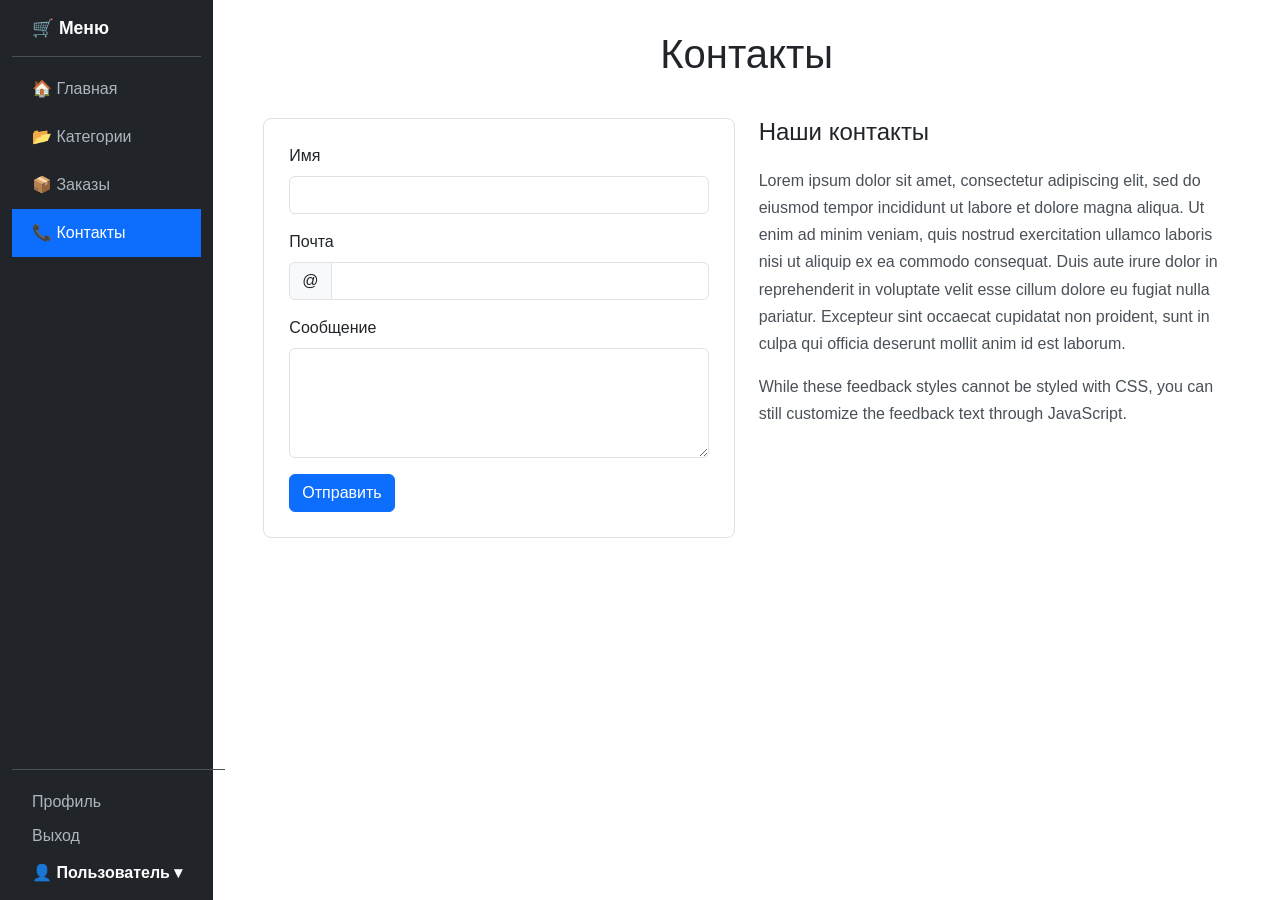
<file: templates/contacts.html>
<!DOCTYPE html>
<html lang="ru">
<head>
    <meta charset="UTF-8">
    <meta name="viewport" content="width=device-width, initial-scale=1.0">
    <title>WebShop — Контакты</title>
    <link href="https://cdn.jsdelivr.net/npm/bootstrap@5.3.2/dist/css/bootstrap.min.css" rel="stylesheet">
    <style>
        body { margin: 0; font-family: 'Segoe UI', sans-serif; }
        .sidebar {
            background-color: #212529;
            min-height: 100vh;
            color: #fff;
        }
        .sidebar .nav-link {
            color: #adb5bd;
            padding: 12px 20px;
        }
        .sidebar .nav-link:hover {
            color: #fff;
            background-color: #343a40;
        }
        .sidebar .nav-link.active {
            background-color: #0d6efd;
            color: #fff;
        }
        .sidebar .menu-title {
            padding: 15px 20px;
            font-weight: bold;
            font-size: 1.1rem;
            border-bottom: 1px solid #495057;
        }
        .sidebar .user-block {
            position: absolute;
            bottom: 0;
            width: 100%;
            padding: 15px 20px;
            border-top: 1px solid #495057;
        }
        .sidebar .user-block a {
            color: #adb5bd;
            text-decoration: none;
            display: block;
            padding: 5px 0;
        }
        .sidebar .user-block a:hover { color: #fff; }
        .content { padding: 30px 50px; }
        .page-title {
            text-align: center;
            margin-bottom: 40px;
            font-size: 2.5rem;
        }
        .contact-form {
            border: 1px solid #dee2e6;
            border-radius: 8px;
            padding: 25px;
            background: #fff;
        }
        .contact-info h4 { margin-bottom: 20px; }
        .contact-info p { color: #495057; line-height: 1.7; }
    </style>
</head>
<body>
    <div class="container-fluid">
        <div class="row">
            <!-- Sidebar -->
            <nav class="col-md-2 sidebar position-relative">
                <div class="menu-title">🛒 Меню</div>
                <ul class="nav flex-column mt-2">
                    <li class="nav-item">
                        <a class="nav-link" href="/">🏠 Главная</a>
                    </li>
                    <li class="nav-item">
                        <a class="nav-link" href="/">📂 Категории</a>
                    </li>
                    <li class="nav-item">
                        <a class="nav-link" href="/">📦 Заказы</a>
                    </li>
                    <li class="nav-item">
                        <a class="nav-link active" href="/contacts/">📞 Контакты</a>
                    </li>
                </ul>
                <div class="user-block">
                    <a href="#">Профиль</a>
                    <a href="#">Выход</a>
                    <div class="mt-2 fw-bold">👤 Пользователь ▾</div>
                </div>
            </nav>

            <!-- Main content -->
            <main class="col-md-10 content">
                <h1 class="page-title">Контакты</h1>
                <div class="row g-4">
                    <!-- Форма обратной связи -->
                    <div class="col-md-6">
                        <div class="contact-form">
                            <form action="/contacts/" method="POST">
                                <div class="mb-3">
                                    <label for="name" class="form-label">Имя</label>
                                    <input type="text" class="form-control" id="name" name="name" required>
                                </div>
                                <div class="mb-3">
                                    <label for="email" class="form-label">Почта</label>
                                    <div class="input-group">
                                        <span class="input-group-text">@</span>
                                        <input type="email" class="form-control" id="email" name="email" required>
                                    </div>
                                </div>
                                <div class="mb-3">
                                    <label for="message" class="form-label">Сообщение</label>
                                    <textarea class="form-control" id="message" name="message" rows="4" required></textarea>
                                </div>
                                <button type="submit" class="btn btn-primary">Отправить</button>
                            </form>
                        </div>
                    </div>

                    <!-- Информация о контактах -->
                    <div class="col-md-6 contact-info">
                        <h4>Наши контакты</h4>
                        <p>
                            Lorem ipsum dolor sit amet, consectetur adipiscing elit, sed do eiusmod
                            tempor incididunt ut labore et dolore magna aliqua. Ut enim ad minim
                            veniam, quis nostrud exercitation ullamco laboris nisi ut aliquip ex ea
                            commodo consequat. Duis aute irure dolor in reprehenderit in voluptate
                            velit esse cillum dolore eu fugiat nulla pariatur. Excepteur sint occaecat
                            cupidatat non proident, sunt in culpa qui officia deserunt mollit anim id
                            est laborum.
                        </p>
                        <p>
                            While these feedback styles cannot be styled with CSS, you can still
                            customize the feedback text through JavaScript.
                        </p>
                    </div>
                </div>
            </main>
        </div>
    </div>
    <script src="https://cdn.jsdelivr.net/npm/bootstrap@5.3.2/dist/js/bootstrap.bundle.min.js"></script>
</body>
</html>
</file>
